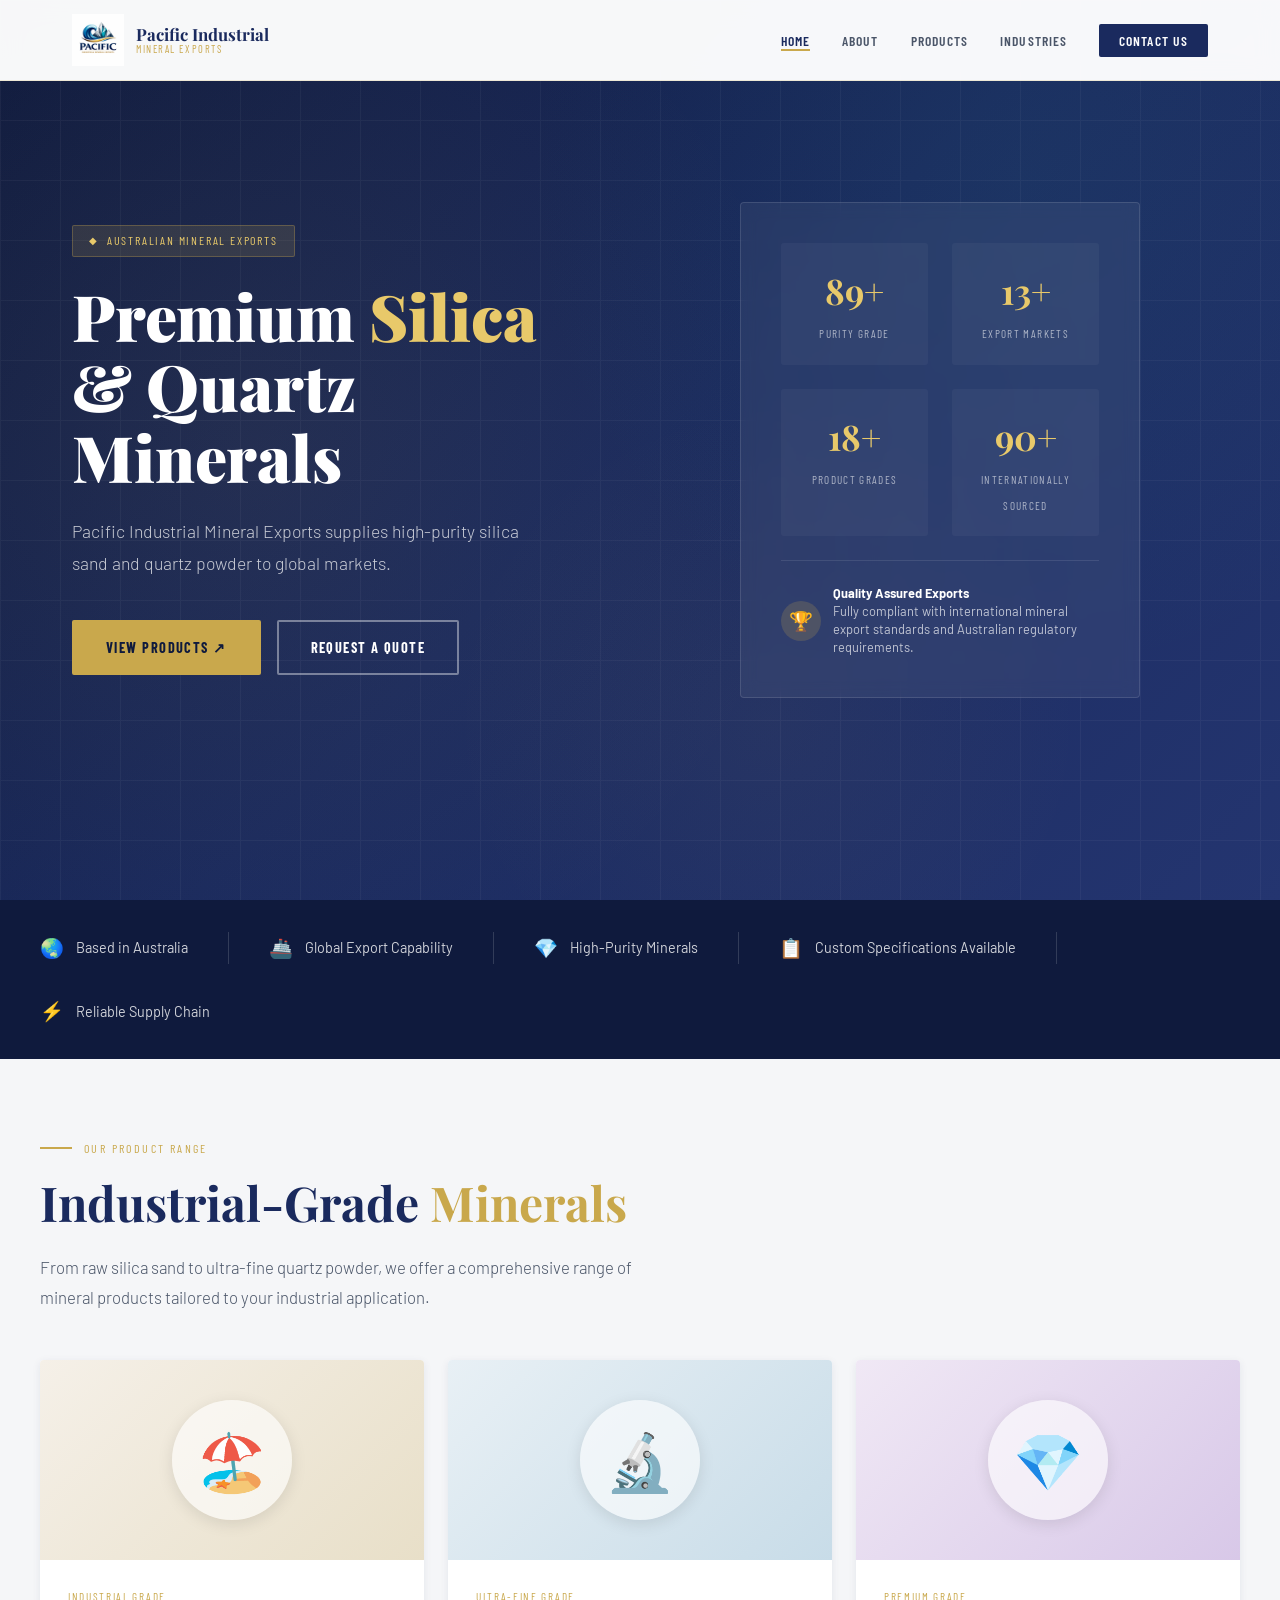
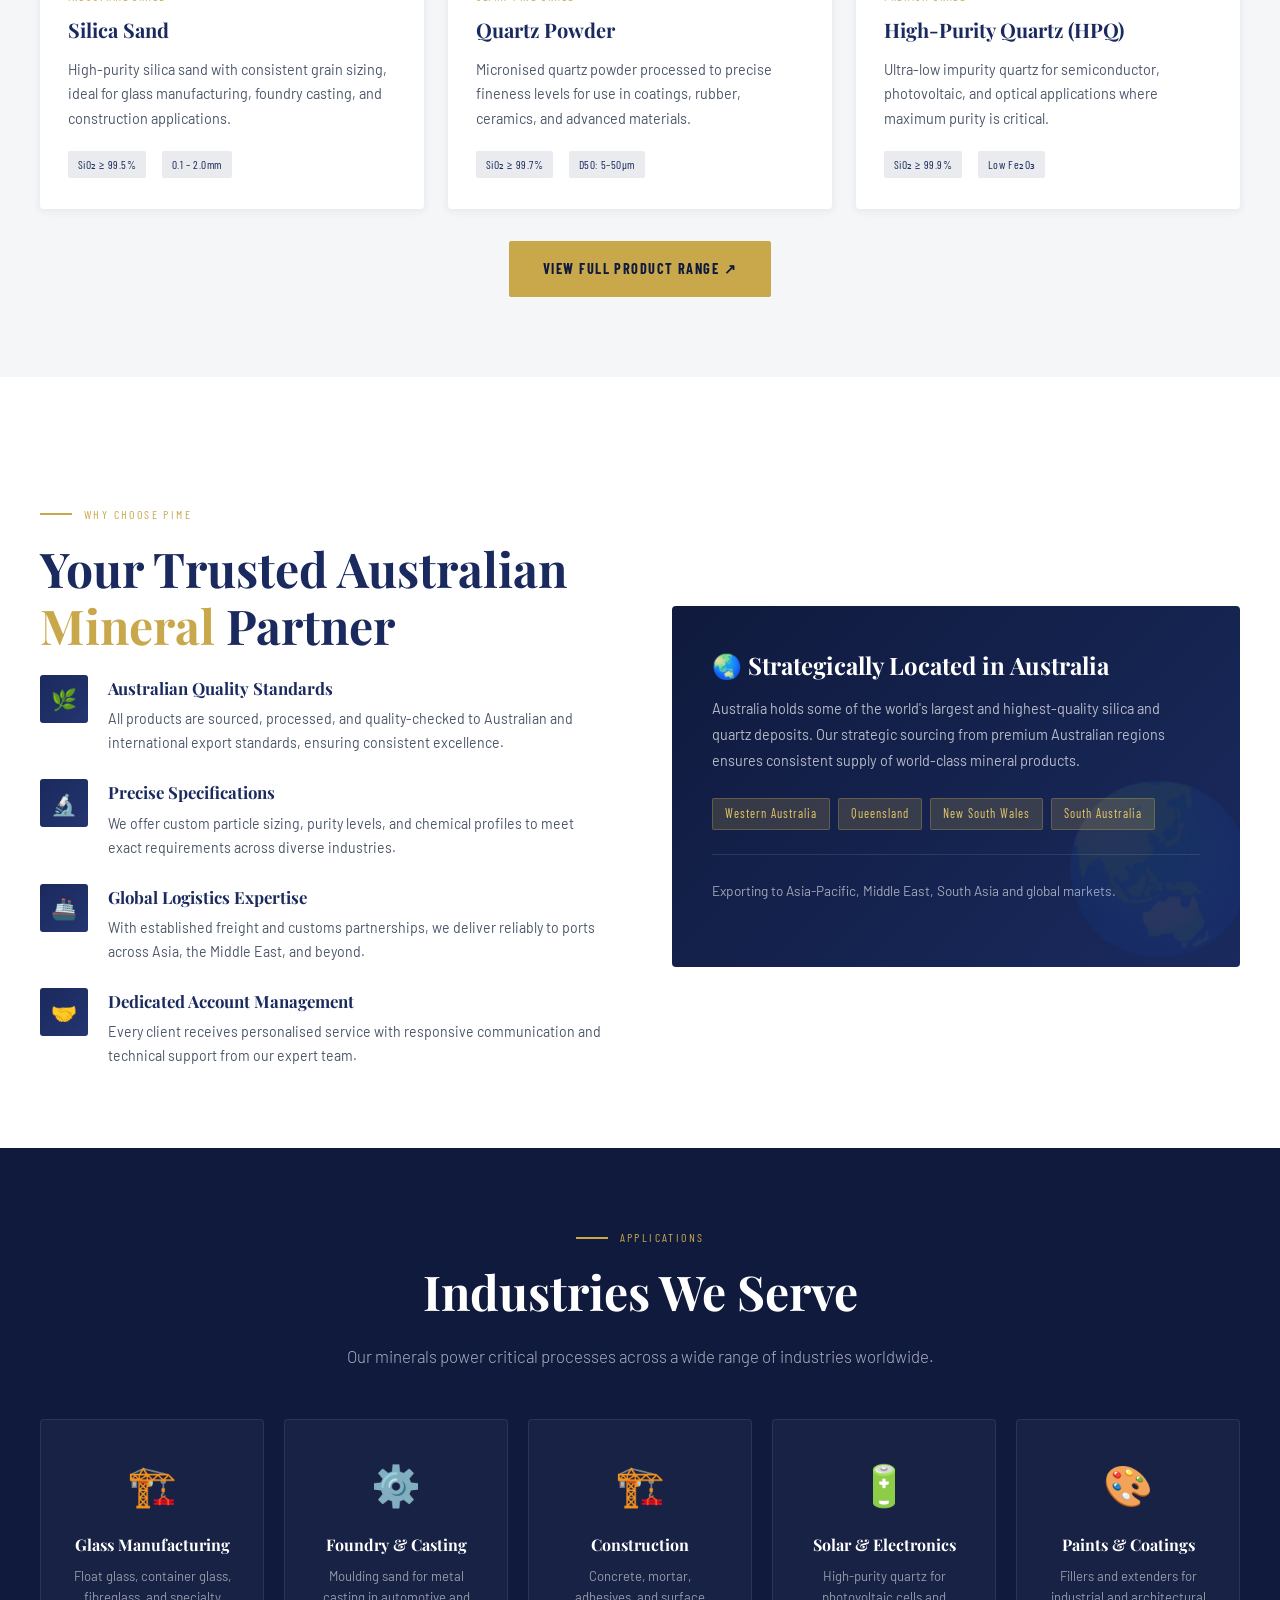
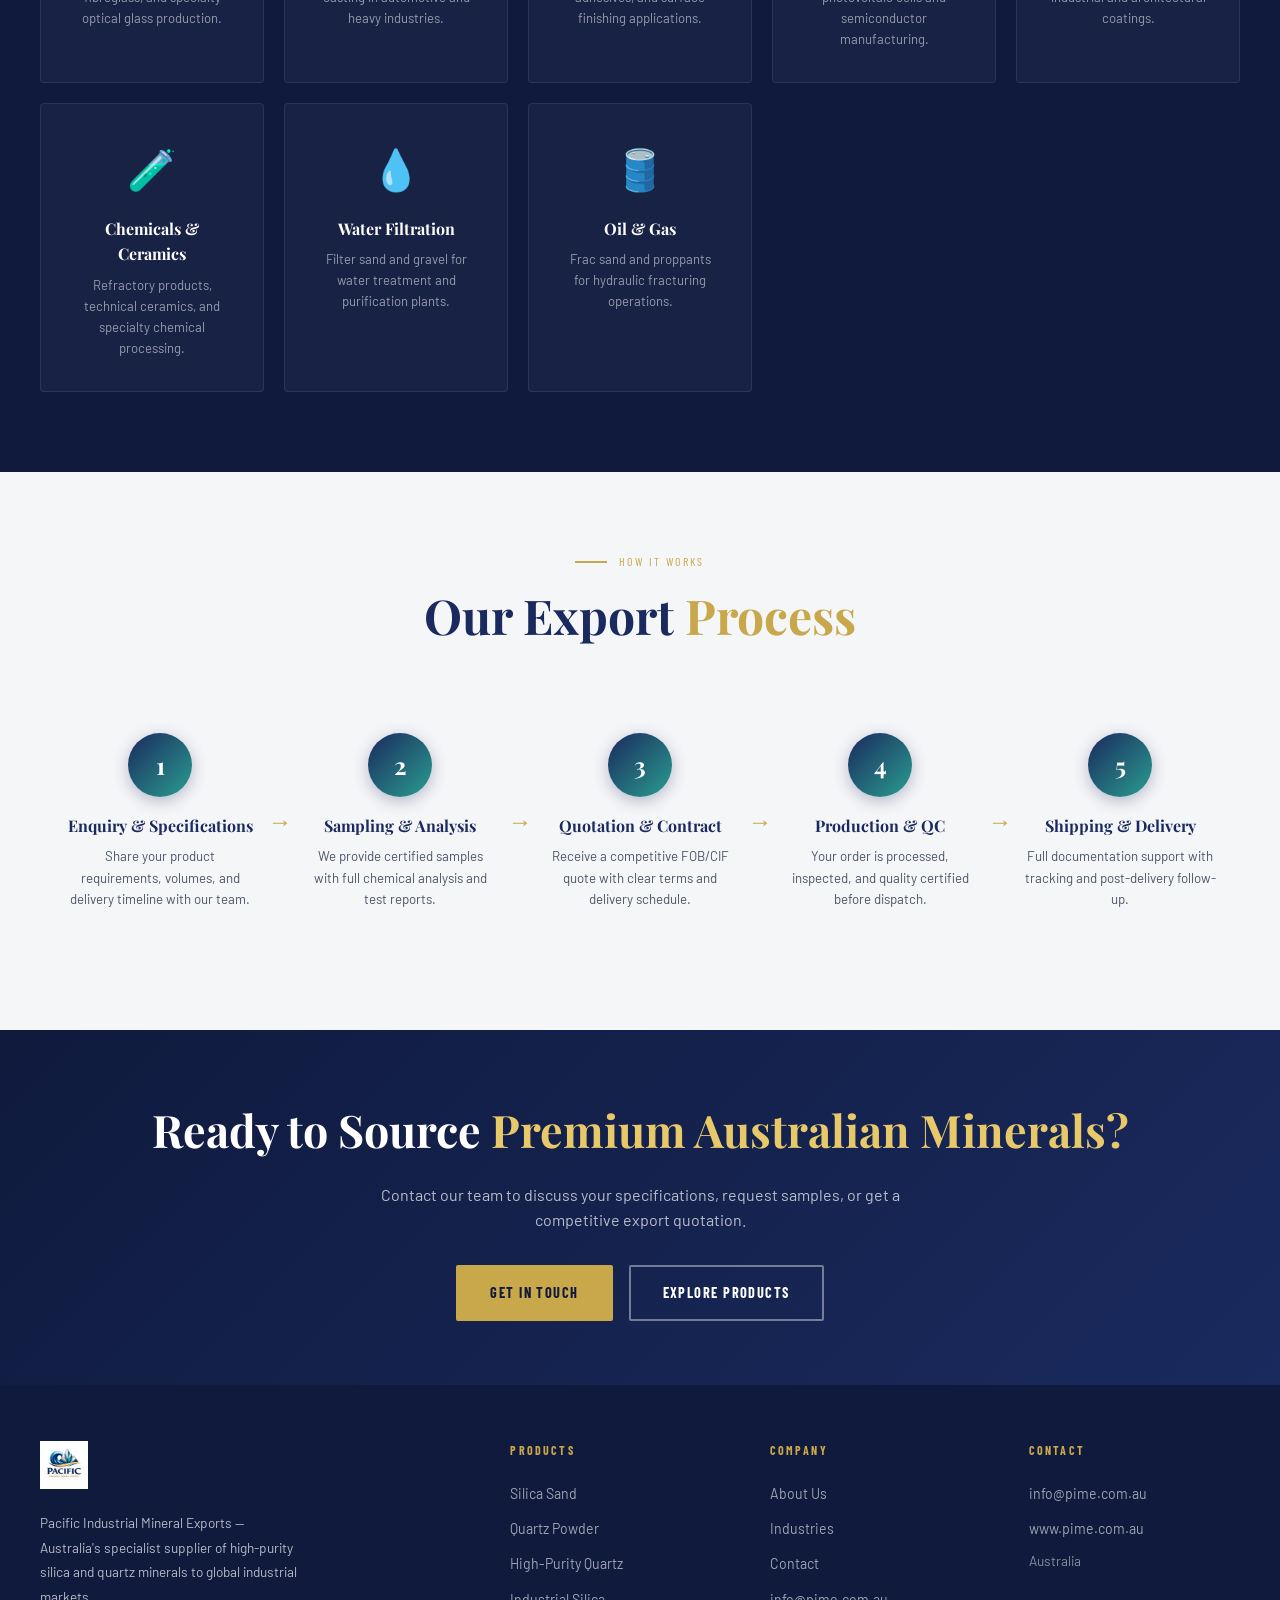
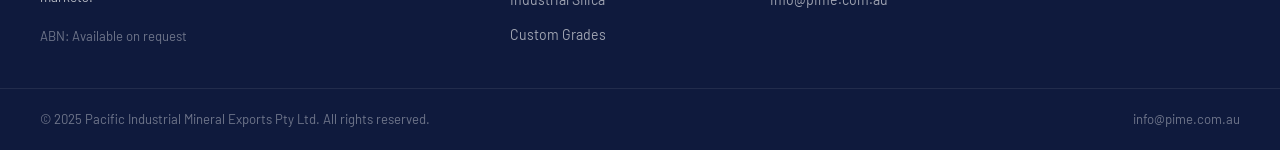
<file: index.html>
<!DOCTYPE html>
<html lang="en">
<head>
  <meta charset="UTF-8" />
  <meta name="viewport" content="width=device-width, initial-scale=1.0" />
  <title>Pacific Industrial Mineral Exports | Silica & Quartz Powder Specialists – Australia</title>
  <meta name="description" content="Australia's trusted exporter of high-purity silica sand and quartz powder. Supplying industrial-grade minerals to global markets from our Australian operations." />
  <meta name="keywords" content="silica sand Australia, quartz powder export, industrial minerals, high purity quartz, silica export Australia, PIME" />
  <meta property="og:title" content="Pacific Industrial Mineral Exports" />
  <meta property="og:description" content="Premium silica and quartz mineral exports." />
  <meta property="og:url" content="https://www.pime.com.au" />
  <link rel="canonical" href="https://www.pime.com.au" />
  <link rel="stylesheet" href="css/style.css" />
  <link rel="icon" href="images/logo.jpg" type="image/jpeg" />
</head>
<body>

<!-- NAVIGATION -->
<nav class="nav">
  <div class="nav-inner">
    <a href="index.html" class="nav-logo">
      <img src="images/logo.jpg" alt="Pacific Industrial Mineral Exports Logo" />
      <div class="nav-logo-text">
        <span class="brand">Pacific Industrial</span>
        <span class="tagline">Mineral Exports</span>
      </div>
    </a>
    <ul class="nav-links">
      <li><a href="index.html" class="active">Home</a></li>
      <li><a href="about.html">About</a></li>
      <li><a href="products.html">Products</a></li>
      <li><a href="industries.html">Industries</a></li>
      <li><a href="contact.html" class="nav-cta">Contact Us</a></li>
    </ul>
    <div class="hamburger" aria-label="Menu">
      <span></span><span></span><span></span>
    </div>
  </div>
</nav>

<!-- HERO -->
<section class="hero">
  <div class="hero-particles"></div>
  <div class="hero-grid"></div>
  <div class="hero-inner">
    <div class="hero-content">
      <div class="hero-badge">Australian Mineral Exports</div>
      <h1>Premium <em>Silica</em> &amp; Quartz Minerals</h1>
      <p>Pacific Industrial Mineral Exports supplies high-purity silica sand and quartz powder to global markets.</p>
      <div class="hero-actions">
        <a href="products.html" class="btn-primary">View Products ↗</a>
        <a href="contact.html" class="btn-outline">Request a Quote</a>
      </div>
    </div>
    <div class="hero-visual">
      <div class="hero-card">
        <div class="hero-stats">
          <div class="stat-item">
            <span class="stat-num" data-target="99">99%+</span>
            <span class="stat-label">Purity Grade</span>
          </div>
          <div class="stat-item">
            <span class="stat-num" data-target="15">15+</span>
            <span class="stat-label">Export Markets</span>
          </div>
          <div class="stat-item">
            <span class="stat-num" data-target="20">20+</span>
            <span class="stat-label">Product Grades</span>
          </div>
          <div class="stat-item">
            <span class="stat-num" data-target="100">100%</span>
            <span class="stat-label">Internationally Sourced</span>
          </div>
        </div>
        <hr class="hero-divider" />
        <div class="hero-cert">
          <div class="cert-icon">🏆</div>
          <div class="cert-text">
            <strong>Quality Assured Exports</strong>
            Fully compliant with international mineral export standards and Australian regulatory requirements.
          </div>
        </div>
      </div>
    </div>
  </div>
</section>

<!-- ABOUT STRIP -->
<div class="about-strip">
  <div class="container">
    <div class="strip-item"><span class="strip-icon">🌏</span> Based in Australia</div>
    <div class="strip-divider"></div>
    <div class="strip-item"><span class="strip-icon">🚢</span> Global Export Capability</div>
    <div class="strip-divider"></div>
    <div class="strip-item"><span class="strip-icon">💎</span> High-Purity Minerals</div>
    <div class="strip-divider"></div>
    <div class="strip-item"><span class="strip-icon">📋</span> Custom Specifications Available</div>
    <div class="strip-divider"></div>
    <div class="strip-item"><span class="strip-icon">⚡</span> Reliable Supply Chain</div>
  </div>
</div>

<!-- PRODUCTS PREVIEW -->
<section class="products">
  <div class="container">
    <div class="section-label fade-up">Our Product Range</div>
    <h2 class="section-title fade-up">Industrial-Grade <em>Minerals</em></h2>
    <p class="section-intro fade-up">From raw silica sand to ultra-fine quartz powder, we offer a comprehensive range of mineral products tailored to your industrial application.</p>
    
    <div class="products-grid">
      <div class="product-card fade-up">
        <div class="product-img silica-sand">
          <div class="mineral-visual">🏖️</div>
        </div>
        <div class="product-body">
          <div class="product-grade">Industrial Grade</div>
          <h3>Silica Sand</h3>
          <p>High-purity silica sand with consistent grain sizing, ideal for glass manufacturing, foundry casting, and construction applications.</p>
          <div class="product-specs">
            <span class="spec-tag">SiO₂ ≥ 99.5%</span>
            <span class="spec-tag">0.1 – 2.0mm</span>
          </div>
        </div>
      </div>

      <div class="product-card fade-up">
        <div class="product-img quartz-powder">
          <div class="mineral-visual">🔬</div>
        </div>
        <div class="product-body">
          <div class="product-grade">Ultra-Fine Grade</div>
          <h3>Quartz Powder</h3>
          <p>Micronised quartz powder processed to precise fineness levels for use in coatings, rubber, ceramics, and advanced materials.</p>
          <div class="product-specs">
            <span class="spec-tag">SiO₂ ≥ 99.7%</span>
            <span class="spec-tag">D50: 5–50µm</span>
          </div>
        </div>
      </div>

      <div class="product-card fade-up">
        <div class="product-img hpq">
          <div class="mineral-visual">💎</div>
        </div>
        <div class="product-body">
          <div class="product-grade">Premium Grade</div>
          <h3>High-Purity Quartz (HPQ)</h3>
          <p>Ultra-low impurity quartz for semiconductor, photovoltaic, and optical applications where maximum purity is critical.</p>
          <div class="product-specs">
            <span class="spec-tag">SiO₂ ≥ 99.9%</span>
            <span class="spec-tag">Low Fe₂O₃</span>
          </div>
        </div>
      </div>
    </div>

    <div class="text-center mt-2 fade-up">
      <a href="products.html" class="btn-primary" style="display:inline-flex;">View Full Product Range ↗</a>
    </div>
  </div>
</section>

<!-- WHY US -->
<section style="padding: 5rem 2rem;">
  <div class="container">
    <div class="why-grid">
      <div>
        <div class="section-label fade-up">Why Choose PIME</div>
        <h2 class="section-title fade-up">Your Trusted Australian <em>Mineral</em> Partner</h2>
        <div class="why-list">
          <div class="why-item fade-up">
            <div class="why-icon-wrap">🌿</div>
            <div class="why-text">
              <h4>Australian Quality Standards</h4>
              <p>All products are sourced, processed, and quality-checked to Australian and international export standards, ensuring consistent excellence.</p>
            </div>
          </div>
          <div class="why-item fade-up">
            <div class="why-icon-wrap">🔬</div>
            <div class="why-text">
              <h4>Precise Specifications</h4>
              <p>We offer custom particle sizing, purity levels, and chemical profiles to meet exact requirements across diverse industries.</p>
            </div>
          </div>
          <div class="why-item fade-up">
            <div class="why-icon-wrap">🚢</div>
            <div class="why-text">
              <h4>Global Logistics Expertise</h4>
              <p>With established freight and customs partnerships, we deliver reliably to ports across Asia, the Middle East, and beyond.</p>
            </div>
          </div>
          <div class="why-item fade-up">
            <div class="why-icon-wrap">🤝</div>
            <div class="why-text">
              <h4>Dedicated Account Management</h4>
              <p>Every client receives personalised service with responsive communication and technical support from our expert team.</p>
            </div>
          </div>
        </div>
      </div>
      <div class="why-image-block fade-up">
        <div class="australia-card">
          <h3>🌏 Strategically Located in Australia</h3>
          <p>Australia holds some of the world's largest and highest-quality silica and quartz deposits. Our strategic sourcing from premium Australian regions ensures consistent supply of world-class mineral products.</p>
          <div class="regions">
            <span class="region-tag">Western Australia</span>
            <span class="region-tag">Queensland</span>
            <span class="region-tag">New South Wales</span>
            <span class="region-tag">South Australia</span>
          </div>
          <hr style="border:none;border-top:1px solid rgba(255,255,255,0.1);margin:1.5rem 0;" />
          <p style="font-size:0.85rem;color:rgba(255,255,255,0.6);">Exporting to Asia-Pacific, Middle East, South Asia and global markets.</p>
        </div>
      </div>
    </div>
  </div>
</section>

<!-- APPLICATIONS -->
<section class="applications">
  <div class="container">
    <div class="text-center">
      <div class="section-label fade-up" style="justify-content:center;">Applications</div>
      <h2 class="section-title fade-up">Industries We Serve</h2>
      <p class="section-intro fade-up" style="margin:0 auto;">Our minerals power critical processes across a wide range of industries worldwide.</p>
    </div>
    <div class="app-grid">
      <div class="app-card fade-up">
        <span class="app-icon">🏗️</span>
        <h4>Glass Manufacturing</h4>
        <p>Float glass, container glass, fibreglass, and specialty optical glass production.</p>
      </div>
      <div class="app-card fade-up">
        <span class="app-icon">⚙️</span>
        <h4>Foundry & Casting</h4>
        <p>Moulding sand for metal casting in automotive and heavy industries.</p>
      </div>
      <div class="app-card fade-up">
        <span class="app-icon">🏗️</span>
        <h4>Construction</h4>
        <p>Concrete, mortar, adhesives, and surface finishing applications.</p>
      </div>
      <div class="app-card fade-up">
        <span class="app-icon">🔋</span>
        <h4>Solar & Electronics</h4>
        <p>High-purity quartz for photovoltaic cells and semiconductor manufacturing.</p>
      </div>
      <div class="app-card fade-up">
        <span class="app-icon">🎨</span>
        <h4>Paints & Coatings</h4>
        <p>Fillers and extenders for industrial and architectural coatings.</p>
      </div>
      <div class="app-card fade-up">
        <span class="app-icon">🧪</span>
        <h4>Chemicals & Ceramics</h4>
        <p>Refractory products, technical ceramics, and specialty chemical processing.</p>
      </div>
      <div class="app-card fade-up">
        <span class="app-icon">💧</span>
        <h4>Water Filtration</h4>
        <p>Filter sand and gravel for water treatment and purification plants.</p>
      </div>
      <div class="app-card fade-up">
        <span class="app-icon">🛢️</span>
        <h4>Oil & Gas</h4>
        <p>Frac sand and proppants for hydraulic fracturing operations.</p>
      </div>
    </div>
  </div>
</section>

<!-- PROCESS -->
<section style="padding: 5rem 2rem; background: var(--off-white);">
  <div class="container">
    <div class="text-center">
      <div class="section-label fade-up" style="justify-content:center;">How It Works</div>
      <h2 class="section-title fade-up">Our Export <em>Process</em></h2>
    </div>
    <div class="process-steps">
      <div class="process-step fade-up">
        <div class="step-num">1</div>
        <h4>Enquiry & Specifications</h4>
        <p>Share your product requirements, volumes, and delivery timeline with our team.</p>
      </div>
      <div class="process-step fade-up">
        <div class="step-num">2</div>
        <h4>Sampling & Analysis</h4>
        <p>We provide certified samples with full chemical analysis and test reports.</p>
      </div>
      <div class="process-step fade-up">
        <div class="step-num">3</div>
        <h4>Quotation & Contract</h4>
        <p>Receive a competitive FOB/CIF quote with clear terms and delivery schedule.</p>
      </div>
      <div class="process-step fade-up">
        <div class="step-num">4</div>
        <h4>Production & QC</h4>
        <p>Your order is processed, inspected, and quality certified before dispatch.</p>
      </div>
      <div class="process-step fade-up">
        <div class="step-num">5</div>
        <h4>Shipping & Delivery</h4>
        <p>Full documentation support with tracking and post-delivery follow-up.</p>
      </div>
    </div>
  </div>
</section>

<!-- CTA BAND -->
<section style="background: linear-gradient(135deg, var(--navy-dark), var(--navy)); padding: 4rem 2rem; text-align: center;">
  <div class="container">
    <h2 class="fade-up" style="font-family:'Playfair Display',serif;color:var(--white);font-size:clamp(1.8rem,4vw,2.8rem);margin-bottom:1rem;">Ready to Source <span style="color:var(--gold-light);">Premium Australian Minerals?</span></h2>
    <p class="fade-up" style="color:rgba(255,255,255,0.7);font-size:1rem;margin-bottom:2rem;max-width:520px;margin-left:auto;margin-right:auto;">Contact our team to discuss your specifications, request samples, or get a competitive export quotation.</p>
    <div class="fade-up" style="display:flex;gap:1rem;justify-content:center;flex-wrap:wrap;">
      <a href="contact.html" class="btn-primary">Get in Touch</a>
      <a href="products.html" class="btn-outline">Explore Products</a>
    </div>
  </div>
</section>

<!-- FOOTER -->
<footer>
  <div class="footer-top">
    <div class="footer-grid">
      <div class="footer-brand">
        <img src="images/logo.jpg" alt="PIME Logo" />
        <p>Pacific Industrial Mineral Exports — Australia's specialist supplier of high-purity silica and quartz minerals to global industrial markets.</p>
        <p style="margin-top:1rem;font-size:0.82rem;color:rgba(255,255,255,0.4);">ABN: Available on request</p>
      </div>
      <div class="footer-col">
        <h5>Products</h5>
        <ul>
          <li><a href="products.html#silica-sand">Silica Sand</a></li>
          <li><a href="products.html#quartz-powder">Quartz Powder</a></li>
          <li><a href="products.html#hpq">High-Purity Quartz</a></li>
          <li><a href="products.html#industrial">Industrial Silica</a></li>
          <li><a href="products.html#custom">Custom Grades</a></li>
        </ul>
      </div>
      <div class="footer-col">
        <h5>Company</h5>
        <ul>
          <li><a href="about.html">About Us</a></li>
          <li><a href="industries.html">Industries</a></li>
          <li><a href="contact.html">Contact</a></li>
          <li><a href="mailto:info@pime.com.au">info@pime.com.au</a></li>
        </ul>
      </div>
      <div class="footer-col">
        <h5>Contact</h5>
        <ul>
          <li><a href="mailto:info@pime.com.au">info@pime.com.au</a></li>
          <li><a href="https://www.pime.com.au">www.pime.com.au</a></li>
          <li style="color:rgba(255,255,255,0.5);font-size:0.85rem;">Australia</li>
        </ul>
      </div>
    </div>
  </div>
  <div class="footer-bottom">
    <div class="container">
      <p>© 2025 Pacific Industrial Mineral Exports Pty Ltd. All rights reserved.</p>
      <p><a href="mailto:info@pime.com.au">info@pime.com.au</a></p>
    </div>
  </div>
</footer>

<script src="js/main.js"></script>
</body>
</html>
</file>
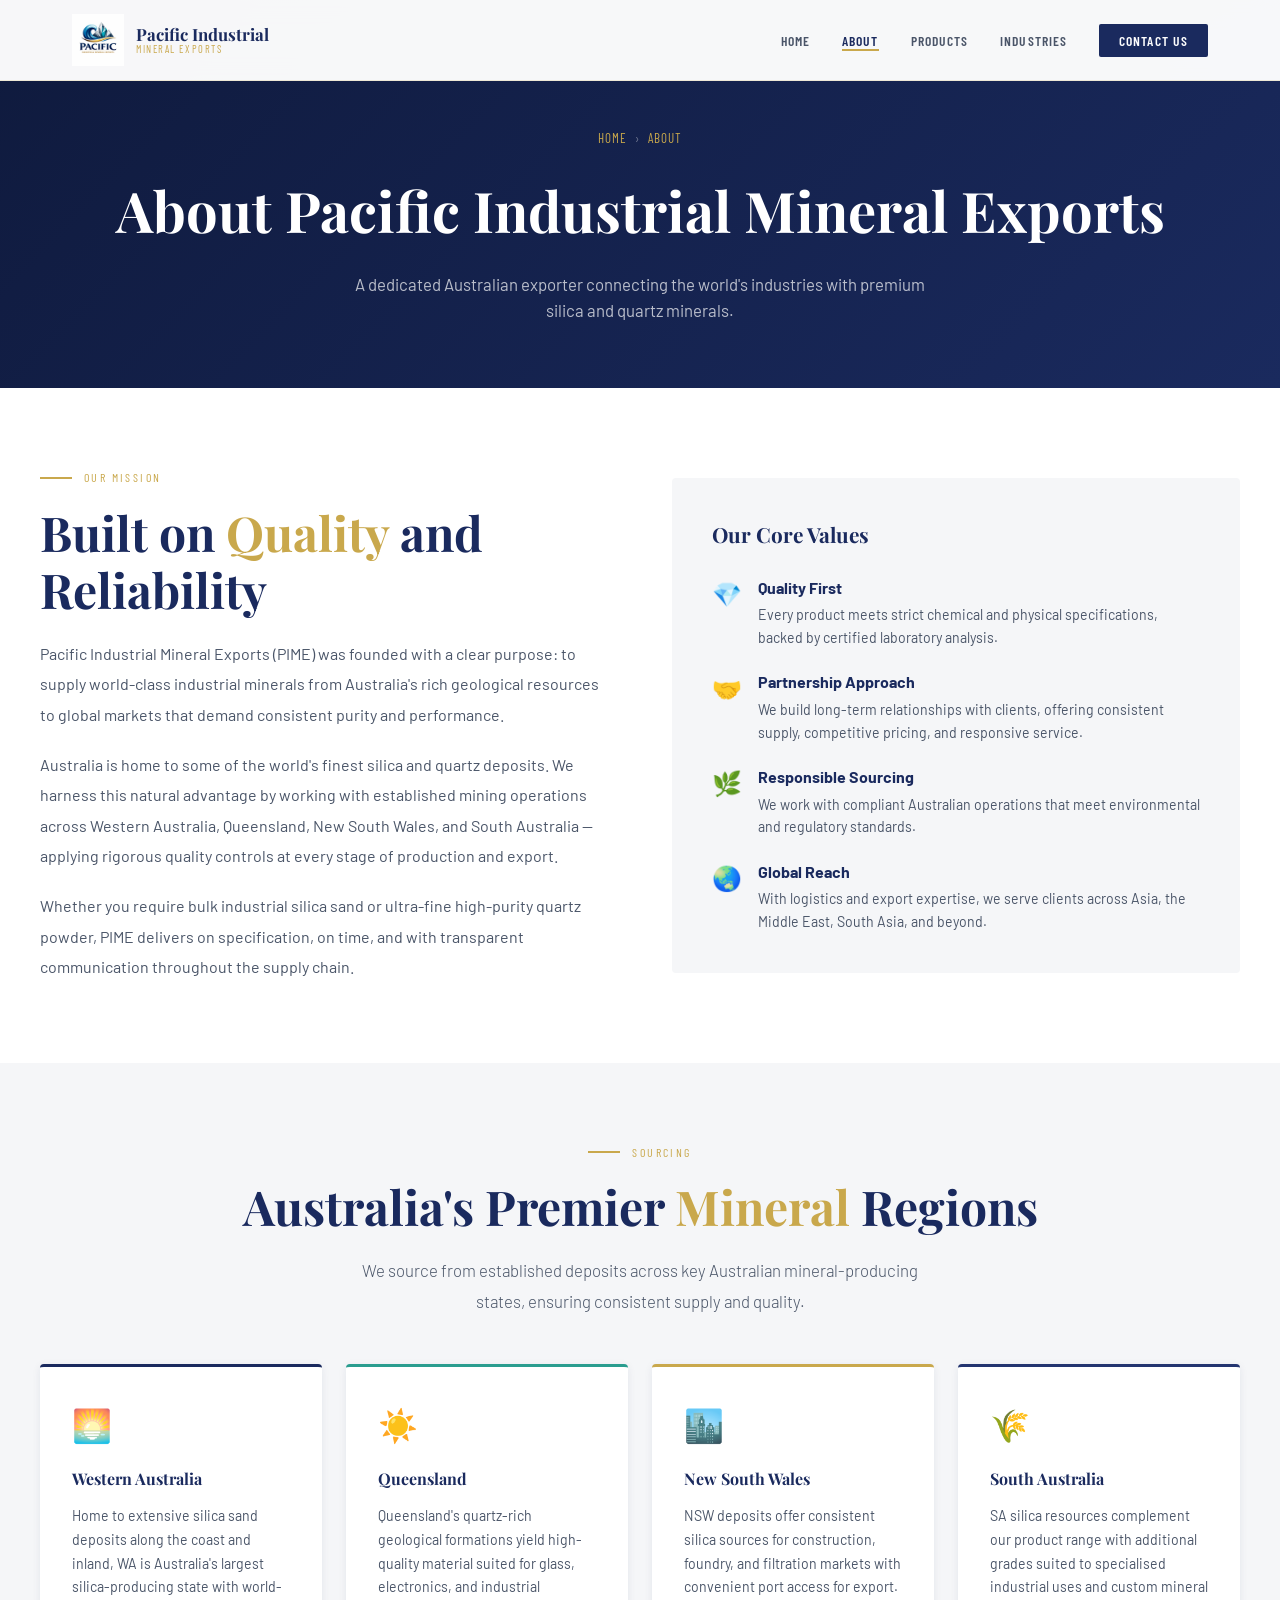
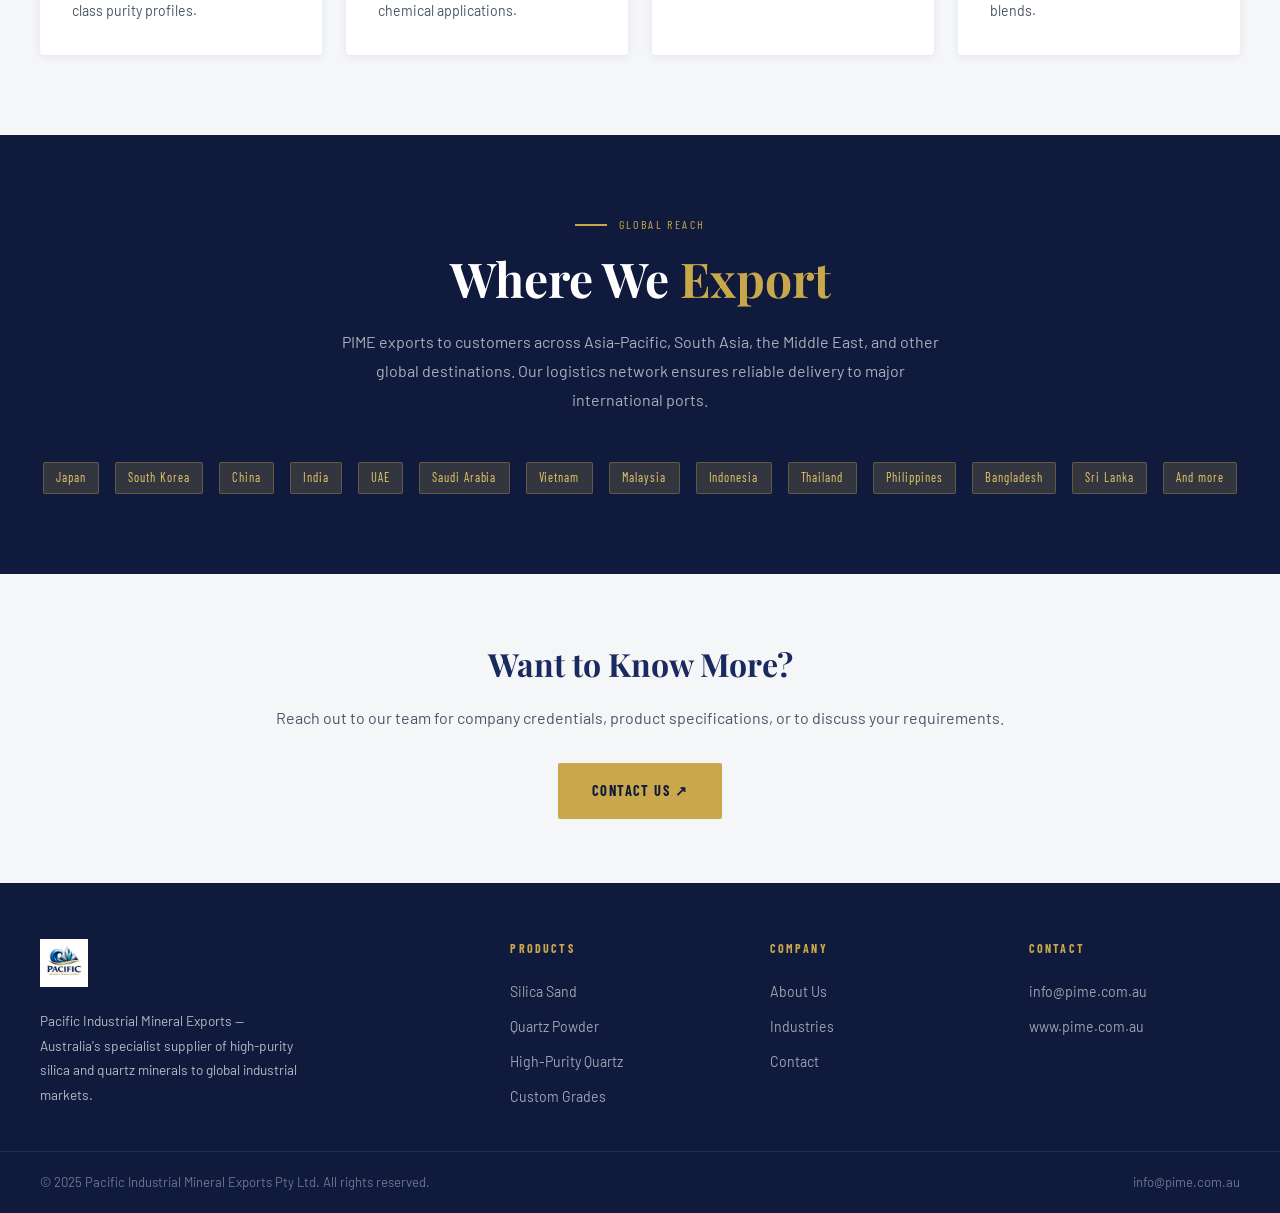
<file: about.html>
<!DOCTYPE html>
<html lang="en">
<head>
  <meta charset="UTF-8" />
  <meta name="viewport" content="width=device-width, initial-scale=1.0" />
  <title>About Us | Pacific Industrial Mineral Exports</title>
  <meta name="description" content="Learn about Pacific Industrial Mineral Exports – Australia's trusted silica and quartz mineral exporter, our mission, values, and sourcing regions." />
  <link rel="stylesheet" href="css/style.css" />
  <link rel="icon" href="images/logo.jpg" type="image/jpeg" />
</head>
<body>

<nav class="nav">
  <div class="nav-inner">
    <a href="index.html" class="nav-logo">
      <img src="images/logo.jpg" alt="Pacific Industrial Mineral Exports Logo" />
      <div class="nav-logo-text">
        <span class="brand">Pacific Industrial</span>
        <span class="tagline">Mineral Exports</span>
      </div>
    </a>
    <ul class="nav-links">
      <li><a href="index.html">Home</a></li>
      <li><a href="about.html" class="active">About</a></li>
      <li><a href="products.html">Products</a></li>
      <li><a href="industries.html">Industries</a></li>
      <li><a href="contact.html" class="nav-cta">Contact Us</a></li>
    </ul>
    <div class="hamburger"><span></span><span></span><span></span></div>
  </div>
</nav>

<!-- PAGE HERO -->
<div class="page-hero">
  <div class="breadcrumb"><a href="index.html">Home</a><span>›</span><span style="color:var(--gold)">About</span></div>
  <h1>About Pacific Industrial Mineral Exports</h1>
  <p>A dedicated Australian exporter connecting the world's industries with premium silica and quartz minerals.</p>
</div>

<!-- MISSION -->
<section style="padding:5rem 2rem;">
  <div class="container">
    <div style="display:grid;grid-template-columns:1fr 1fr;gap:4rem;align-items:center;">
      <div>
        <div class="section-label fade-up">Our Mission</div>
        <h2 class="section-title fade-up">Built on <em>Quality</em> and Reliability</h2>
        <p class="fade-up" style="font-size:1rem;color:var(--text-mid);line-height:1.9;margin-bottom:1.25rem;">
          Pacific Industrial Mineral Exports (PIME) was founded with a clear purpose: to supply world-class industrial minerals from Australia's rich geological resources to global markets that demand consistent purity and performance.
        </p>
        <p class="fade-up" style="font-size:1rem;color:var(--text-mid);line-height:1.9;margin-bottom:1.25rem;">
          Australia is home to some of the world's finest silica and quartz deposits. We harness this natural advantage by working with established mining operations across Western Australia, Queensland, New South Wales, and South Australia — applying rigorous quality controls at every stage of production and export.
        </p>
        <p class="fade-up" style="font-size:1rem;color:var(--text-mid);line-height:1.9;">
          Whether you require bulk industrial silica sand or ultra-fine high-purity quartz powder, PIME delivers on specification, on time, and with transparent communication throughout the supply chain.
        </p>
      </div>
      <div class="fade-up">
        <div style="background:var(--off-white);border-radius:4px;padding:2.5rem;">
          <h3 style="font-family:'Playfair Display',serif;color:var(--navy);font-size:1.3rem;margin-bottom:1.5rem;">Our Core Values</h3>
          <div style="display:flex;flex-direction:column;gap:1.25rem;">
            <div style="display:flex;gap:1rem;align-items:flex-start;">
              <span style="font-size:1.5rem;flex-shrink:0;">💎</span>
              <div>
                <strong style="color:var(--navy);display:block;margin-bottom:0.25rem;">Quality First</strong>
                <p style="font-size:0.88rem;color:var(--text-mid);line-height:1.6;">Every product meets strict chemical and physical specifications, backed by certified laboratory analysis.</p>
              </div>
            </div>
            <div style="display:flex;gap:1rem;align-items:flex-start;">
              <span style="font-size:1.5rem;flex-shrink:0;">🤝</span>
              <div>
                <strong style="color:var(--navy);display:block;margin-bottom:0.25rem;">Partnership Approach</strong>
                <p style="font-size:0.88rem;color:var(--text-mid);line-height:1.6;">We build long-term relationships with clients, offering consistent supply, competitive pricing, and responsive service.</p>
              </div>
            </div>
            <div style="display:flex;gap:1rem;align-items:flex-start;">
              <span style="font-size:1.5rem;flex-shrink:0;">🌿</span>
              <div>
                <strong style="color:var(--navy);display:block;margin-bottom:0.25rem;">Responsible Sourcing</strong>
                <p style="font-size:0.88rem;color:var(--text-mid);line-height:1.6;">We work with compliant Australian operations that meet environmental and regulatory standards.</p>
              </div>
            </div>
            <div style="display:flex;gap:1rem;align-items:flex-start;">
              <span style="font-size:1.5rem;flex-shrink:0;">🌏</span>
              <div>
                <strong style="color:var(--navy);display:block;margin-bottom:0.25rem;">Global Reach</strong>
                <p style="font-size:0.88rem;color:var(--text-mid);line-height:1.6;">With logistics and export expertise, we serve clients across Asia, the Middle East, South Asia, and beyond.</p>
              </div>
            </div>
          </div>
        </div>
      </div>
    </div>
  </div>
</section>

<!-- SOURCING REGIONS -->
<section style="background:var(--off-white);padding:5rem 2rem;">
  <div class="container">
    <div class="text-center">
      <div class="section-label fade-up" style="justify-content:center;">Sourcing</div>
      <h2 class="section-title fade-up">Australia's Premier <em>Mineral</em> Regions</h2>
      <p class="section-intro fade-up" style="margin:0 auto 3rem;">We source from established deposits across key Australian mineral-producing states, ensuring consistent supply and quality.</p>
    </div>
    <div style="display:grid;grid-template-columns:repeat(auto-fit,minmax(250px,1fr));gap:1.5rem;">
      <div class="fade-up" style="background:var(--white);border-radius:4px;padding:2rem;box-shadow:var(--shadow-sm);border-top:3px solid var(--navy);">
        <div style="font-size:2rem;margin-bottom:1rem;">🌅</div>
        <h4 style="font-family:'Playfair Display',serif;color:var(--navy);margin-bottom:0.75rem;">Western Australia</h4>
        <p style="font-size:0.88rem;color:var(--text-mid);line-height:1.7;">Home to extensive silica sand deposits along the coast and inland, WA is Australia's largest silica-producing state with world-class purity profiles.</p>
      </div>
      <div class="fade-up" style="background:var(--white);border-radius:4px;padding:2rem;box-shadow:var(--shadow-sm);border-top:3px solid var(--teal);">
        <div style="font-size:2rem;margin-bottom:1rem;">☀️</div>
        <h4 style="font-family:'Playfair Display',serif;color:var(--navy);margin-bottom:0.75rem;">Queensland</h4>
        <p style="font-size:0.88rem;color:var(--text-mid);line-height:1.7;">Queensland's quartz-rich geological formations yield high-quality material suited for glass, electronics, and industrial chemical applications.</p>
      </div>
      <div class="fade-up" style="background:var(--white);border-radius:4px;padding:2rem;box-shadow:var(--shadow-sm);border-top:3px solid var(--gold);">
        <div style="font-size:2rem;margin-bottom:1rem;">🏙️</div>
        <h4 style="font-family:'Playfair Display',serif;color:var(--navy);margin-bottom:0.75rem;">New South Wales</h4>
        <p style="font-size:0.88rem;color:var(--text-mid);line-height:1.7;">NSW deposits offer consistent silica sources for construction, foundry, and filtration markets with convenient port access for export.</p>
      </div>
      <div class="fade-up" style="background:var(--white);border-radius:4px;padding:2rem;box-shadow:var(--shadow-sm);border-top:3px solid var(--navy-light);">
        <div style="font-size:2rem;margin-bottom:1rem;">🌾</div>
        <h4 style="font-family:'Playfair Display',serif;color:var(--navy);margin-bottom:0.75rem;">South Australia</h4>
        <p style="font-size:0.88rem;color:var(--text-mid);line-height:1.7;">SA silica resources complement our product range with additional grades suited to specialised industrial uses and custom mineral blends.</p>
      </div>
    </div>
  </div>
</section>

<!-- EXPORT MARKETS -->
<section style="background:var(--navy-dark);padding:5rem 2rem;">
  <div class="container text-center">
    <div class="section-label fade-up" style="justify-content:center;color:var(--gold);">Global Reach</div>
    <h2 class="section-title fade-up" style="color:var(--white);">Where We <em>Export</em></h2>
    <p class="fade-up" style="color:rgba(255,255,255,0.65);font-size:1rem;max-width:600px;margin:0 auto 3rem;line-height:1.8;">PIME exports to customers across Asia-Pacific, South Asia, the Middle East, and other global destinations. Our logistics network ensures reliable delivery to major international ports.</p>
    <div style="display:flex;flex-wrap:wrap;gap:1rem;justify-content:center;" class="fade-up">
      <span class="region-tag">Japan</span>
      <span class="region-tag">South Korea</span>
      <span class="region-tag">China</span>
      <span class="region-tag">India</span>
      <span class="region-tag">UAE</span>
      <span class="region-tag">Saudi Arabia</span>
      <span class="region-tag">Vietnam</span>
      <span class="region-tag">Malaysia</span>
      <span class="region-tag">Indonesia</span>
      <span class="region-tag">Thailand</span>
      <span class="region-tag">Philippines</span>
      <span class="region-tag">Bangladesh</span>
      <span class="region-tag">Sri Lanka</span>
      <span class="region-tag">And more</span>
    </div>
  </div>
</section>

<!-- CTA -->
<section style="padding:4rem 2rem;text-align:center;background:var(--off-white);">
  <div class="container">
    <h2 class="fade-up" style="font-family:'Playfair Display',serif;color:var(--navy);font-size:2rem;margin-bottom:1rem;">Want to Know More?</h2>
    <p class="fade-up" style="color:var(--text-mid);margin-bottom:2rem;">Reach out to our team for company credentials, product specifications, or to discuss your requirements.</p>
    <a href="contact.html" class="btn-primary fade-up">Contact Us ↗</a>
  </div>
</section>

<footer>
  <div class="footer-top">
    <div class="footer-grid">
      <div class="footer-brand">
        <img src="images/logo.jpg" alt="PIME Logo" />
        <p>Pacific Industrial Mineral Exports — Australia's specialist supplier of high-purity silica and quartz minerals to global industrial markets.</p>
      </div>
      <div class="footer-col">
        <h5>Products</h5>
        <ul>
          <li><a href="products.html#silica-sand">Silica Sand</a></li>
          <li><a href="products.html#quartz-powder">Quartz Powder</a></li>
          <li><a href="products.html#hpq">High-Purity Quartz</a></li>
          <li><a href="products.html#custom">Custom Grades</a></li>
        </ul>
      </div>
      <div class="footer-col">
        <h5>Company</h5>
        <ul>
          <li><a href="about.html">About Us</a></li>
          <li><a href="industries.html">Industries</a></li>
          <li><a href="contact.html">Contact</a></li>
        </ul>
      </div>
      <div class="footer-col">
        <h5>Contact</h5>
        <ul>
          <li><a href="mailto:info@pime.com.au">info@pime.com.au</a></li>
          <li><a href="https://www.pime.com.au">www.pime.com.au</a></li>
        </ul>
      </div>
    </div>
  </div>
  <div class="footer-bottom">
    <div class="container">
      <p>© 2025 Pacific Industrial Mineral Exports Pty Ltd. All rights reserved.</p>
      <p><a href="mailto:info@pime.com.au">info@pime.com.au</a></p>
    </div>
  </div>
</footer>

<script src="js/main.js"></script>
</body>
</html>
</file>
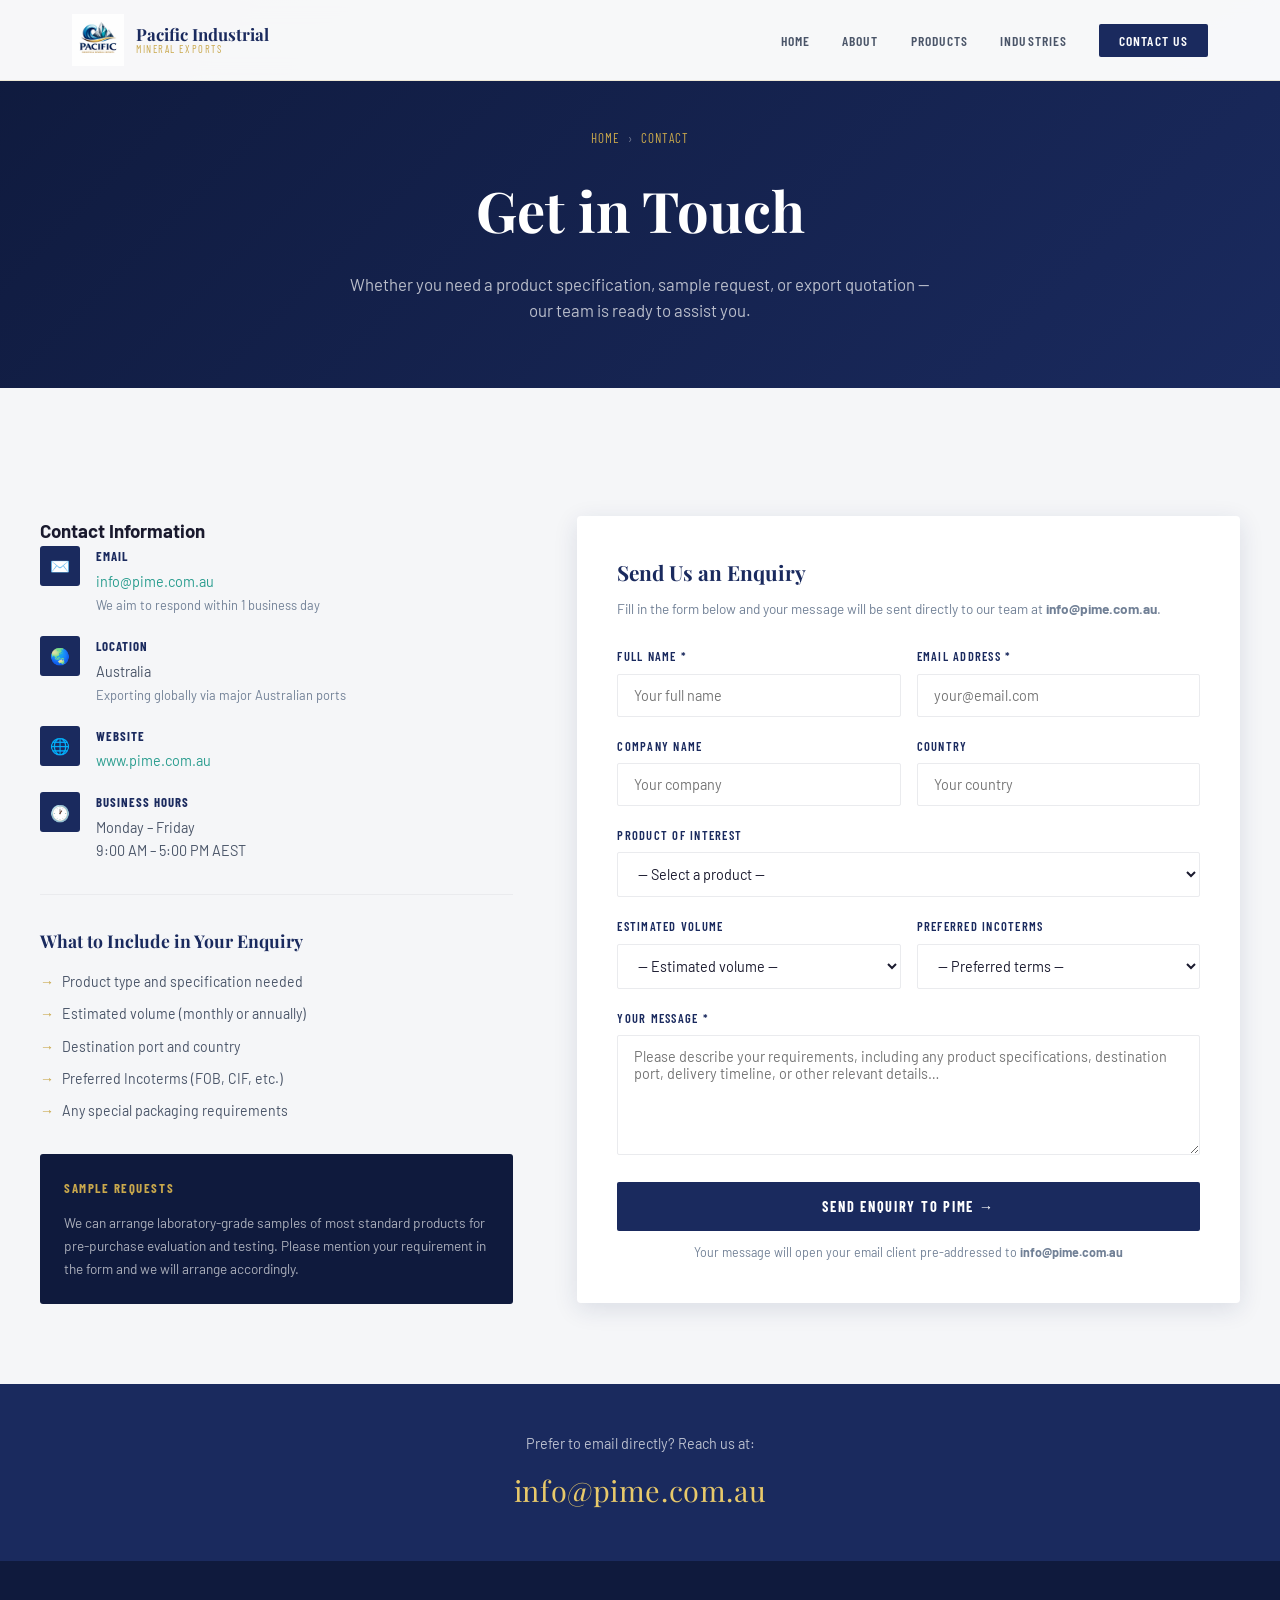
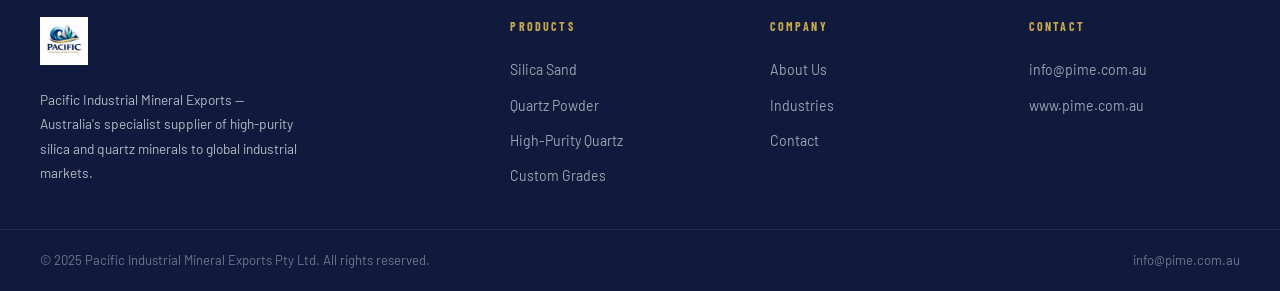
<file: contact.html>
<!DOCTYPE html>
<html lang="en">
<head>
  <meta charset="UTF-8" />
  <meta name="viewport" content="width=device-width, initial-scale=1.0" />
  <title>Contact Us | Pacific Industrial Mineral Exports</title>
  <meta name="description" content="Get in touch with Pacific Industrial Mineral Exports for product enquiries, samples, export quotations, and more. Email: info@pime.com.au" />
  <link rel="stylesheet" href="css/style.css" />
  <link rel="icon" href="images/logo.jpg" type="image/jpeg" />
</head>
<body>

<nav class="nav">
  <div class="nav-inner">
    <a href="index.html" class="nav-logo">
      <img src="images/logo.jpg" alt="Pacific Industrial Mineral Exports Logo" />
      <div class="nav-logo-text">
        <span class="brand">Pacific Industrial</span>
        <span class="tagline">Mineral Exports</span>
      </div>
    </a>
    <ul class="nav-links">
      <li><a href="index.html">Home</a></li>
      <li><a href="about.html">About</a></li>
      <li><a href="products.html">Products</a></li>
      <li><a href="industries.html">Industries</a></li>
      <li><a href="contact.html" class="nav-cta active">Contact Us</a></li>
    </ul>
    <div class="hamburger"><span></span><span></span><span></span></div>
  </div>
</nav>

<div class="page-hero">
  <div class="breadcrumb"><a href="index.html">Home</a><span>›</span><span style="color:var(--gold)">Contact</span></div>
  <h1>Get in Touch</h1>
  <p>Whether you need a product specification, sample request, or export quotation — our team is ready to assist you.</p>
</div>

<!-- CONTACT -->
<section class="contact">
  <div class="container">
    <div class="contact-grid">
      
      <!-- Info -->
      <div>
        <h3 class="fade-up">Contact Information</h3>

        <div class="contact-detail fade-up">
          <div class="contact-icon">✉️</div>
          <div class="contact-text">
            <strong>Email</strong>
            <a href="mailto:info@pime.com.au">info@pime.com.au</a>
            <br /><span style="font-size:0.8rem;color:var(--text-light);">We aim to respond within 1 business day</span>
          </div>
        </div>

        <div class="contact-detail fade-up">
          <div class="contact-icon">🌏</div>
          <div class="contact-text">
            <strong>Location</strong>
            Australia<br />
            <span style="font-size:0.8rem;color:var(--text-light);">Exporting globally via major Australian ports</span>
          </div>
        </div>

        <div class="contact-detail fade-up">
          <div class="contact-icon">🌐</div>
          <div class="contact-text">
            <strong>Website</strong>
            <a href="https://www.pime.com.au" target="_blank">www.pime.com.au</a>
          </div>
        </div>

        <div class="contact-detail fade-up">
          <div class="contact-icon">🕐</div>
          <div class="contact-text">
            <strong>Business Hours</strong>
            Monday – Friday<br />
            9:00 AM – 5:00 PM AEST
          </div>
        </div>

        <hr style="border:none;border-top:1px solid var(--gray-light);margin:2rem 0;" />

        <div class="fade-up">
          <h4 style="font-family:'Playfair Display',serif;color:var(--navy);font-size:1.1rem;margin-bottom:1rem;">What to Include in Your Enquiry</h4>
          <ul style="list-style:none;display:flex;flex-direction:column;gap:0.6rem;">
            <li style="font-size:0.88rem;color:var(--text-mid);display:flex;gap:0.5rem;"><span style="color:var(--gold);font-weight:700;">→</span> Product type and specification needed</li>
            <li style="font-size:0.88rem;color:var(--text-mid);display:flex;gap:0.5rem;"><span style="color:var(--gold);font-weight:700;">→</span> Estimated volume (monthly or annually)</li>
            <li style="font-size:0.88rem;color:var(--text-mid);display:flex;gap:0.5rem;"><span style="color:var(--gold);font-weight:700;">→</span> Destination port and country</li>
            <li style="font-size:0.88rem;color:var(--text-mid);display:flex;gap:0.5rem;"><span style="color:var(--gold);font-weight:700;">→</span> Preferred Incoterms (FOB, CIF, etc.)</li>
            <li style="font-size:0.88rem;color:var(--text-mid);display:flex;gap:0.5rem;"><span style="color:var(--gold);font-weight:700;">→</span> Any special packaging requirements</li>
          </ul>
        </div>

        <div style="margin-top:2rem;background:var(--navy-dark);border-radius:3px;padding:1.5rem;" class="fade-up">
          <h4 style="font-family:'Barlow Condensed',sans-serif;font-size:0.8rem;letter-spacing:0.12em;text-transform:uppercase;color:var(--gold);margin-bottom:0.75rem;">Sample Requests</h4>
          <p style="font-size:0.85rem;color:rgba(255,255,255,0.65);line-height:1.7;">We can arrange laboratory-grade samples of most standard products for pre-purchase evaluation and testing. Please mention your requirement in the form and we will arrange accordingly.</p>
        </div>
      </div>

      <!-- FORM -->
      <div class="fade-up">
        <div class="contact-form-wrap">
          <h3 style="font-family:'Playfair Display',serif;color:var(--navy);font-size:1.3rem;margin-bottom:0.5rem;">Send Us an Enquiry</h3>
          <p style="font-size:0.85rem;color:var(--text-light);margin-bottom:1.75rem;">Fill in the form below and your message will be sent directly to our team at <strong>info@pime.com.au</strong>.</p>

          <form id="contactForm" novalidate>
            <div class="form-row">
              <div class="form-group">
                <label for="name">Full Name *</label>
                <input type="text" id="name" name="name" placeholder="Your full name" required />
              </div>
              <div class="form-group">
                <label for="email">Email Address *</label>
                <input type="email" id="email" name="email" placeholder="your@email.com" required />
              </div>
            </div>

            <div class="form-row">
              <div class="form-group">
                <label for="company">Company Name</label>
                <input type="text" id="company" name="company" placeholder="Your company" />
              </div>
              <div class="form-group">
                <label for="country">Country</label>
                <input type="text" id="country" name="country" placeholder="Your country" />
              </div>
            </div>

            <div class="form-group">
              <label for="product">Product of Interest</label>
              <select id="product" name="product">
                <option value="">— Select a product —</option>
                <option value="Silica Sand (Industrial Grade)">Silica Sand (Industrial Grade)</option>
                <option value="Quartz Powder (Ultra-Fine)">Quartz Powder (Ultra-Fine)</option>
                <option value="High-Purity Quartz (HPQ)">High-Purity Quartz (HPQ)</option>
                <option value="Industrial Silica (Bulk)">Industrial Silica (Bulk)</option>
                <option value="Custom / Bespoke Grade">Custom / Bespoke Grade</option>
                <option value="General Enquiry">General Enquiry</option>
              </select>
            </div>

            <div class="form-row">
              <div class="form-group">
                <label for="volume">Estimated Volume</label>
                <select id="volume" name="volume">
                  <option value="">— Estimated volume —</option>
                  <option value="Sample only">Sample only</option>
                  <option value="< 100 MT per month">&lt; 100 MT per month</option>
                  <option value="100 – 500 MT per month">100 – 500 MT per month</option>
                  <option value="500 – 2,000 MT per month">500 – 2,000 MT per month</option>
                  <option value="> 2,000 MT per month">&gt; 2,000 MT per month</option>
                </select>
              </div>
              <div class="form-group">
                <label for="incoterms">Preferred Incoterms</label>
                <select id="incoterms" name="incoterms">
                  <option value="">— Preferred terms —</option>
                  <option value="FOB">FOB (Free On Board)</option>
                  <option value="CIF">CIF (Cost, Insurance, Freight)</option>
                  <option value="CFR">CFR (Cost and Freight)</option>
                  <option value="EXW">EXW (Ex Works)</option>
                  <option value="Not sure / Open to discuss">Not sure / Open to discuss</option>
                </select>
              </div>
            </div>

            <div class="form-group">
              <label for="message">Your Message *</label>
              <textarea id="message" name="message" placeholder="Please describe your requirements, including any product specifications, destination port, delivery timeline, or other relevant details…" required></textarea>
            </div>

            <button type="submit" class="form-submit">Send Enquiry to PIME →</button>
            <p class="form-note">Your message will open your email client pre-addressed to <strong>info@pime.com.au</strong></p>
            <div id="successMsg" class="success-msg">✅ Thank you! Your email client should have opened. We look forward to your enquiry.</div>
          </form>
        </div>
      </div>
    </div>
  </div>
</section>

<!-- DIRECT EMAIL BAND -->
<section style="background:var(--navy);padding:3rem 2rem;text-align:center;">
  <div class="container">
    <p style="color:rgba(255,255,255,0.7);font-size:0.9rem;margin-bottom:0.75rem;">Prefer to email directly? Reach us at:</p>
    <a href="mailto:info@pime.com.au" style="font-family:'Playfair Display',serif;font-size:1.8rem;color:var(--gold-light);text-decoration:none;letter-spacing:0.02em;">info@pime.com.au</a>
  </div>
</section>

<footer>
  <div class="footer-top">
    <div class="footer-grid">
      <div class="footer-brand">
        <img src="images/logo.jpg" alt="PIME Logo" />
        <p>Pacific Industrial Mineral Exports — Australia's specialist supplier of high-purity silica and quartz minerals to global industrial markets.</p>
      </div>
      <div class="footer-col">
        <h5>Products</h5>
        <ul>
          <li><a href="products.html#silica-sand">Silica Sand</a></li>
          <li><a href="products.html#quartz-powder">Quartz Powder</a></li>
          <li><a href="products.html#hpq">High-Purity Quartz</a></li>
          <li><a href="products.html#custom">Custom Grades</a></li>
        </ul>
      </div>
      <div class="footer-col">
        <h5>Company</h5>
        <ul>
          <li><a href="about.html">About Us</a></li>
          <li><a href="industries.html">Industries</a></li>
          <li><a href="contact.html">Contact</a></li>
        </ul>
      </div>
      <div class="footer-col">
        <h5>Contact</h5>
        <ul>
          <li><a href="mailto:info@pime.com.au">info@pime.com.au</a></li>
          <li><a href="https://www.pime.com.au">www.pime.com.au</a></li>
        </ul>
      </div>
    </div>
  </div>
  <div class="footer-bottom">
    <div class="container">
      <p>© 2025 Pacific Industrial Mineral Exports Pty Ltd. All rights reserved.</p>
      <p><a href="mailto:info@pime.com.au">info@pime.com.au</a></p>
    </div>
  </div>
</footer>

<script src="js/main.js"></script>
</body>
</html>
</file>
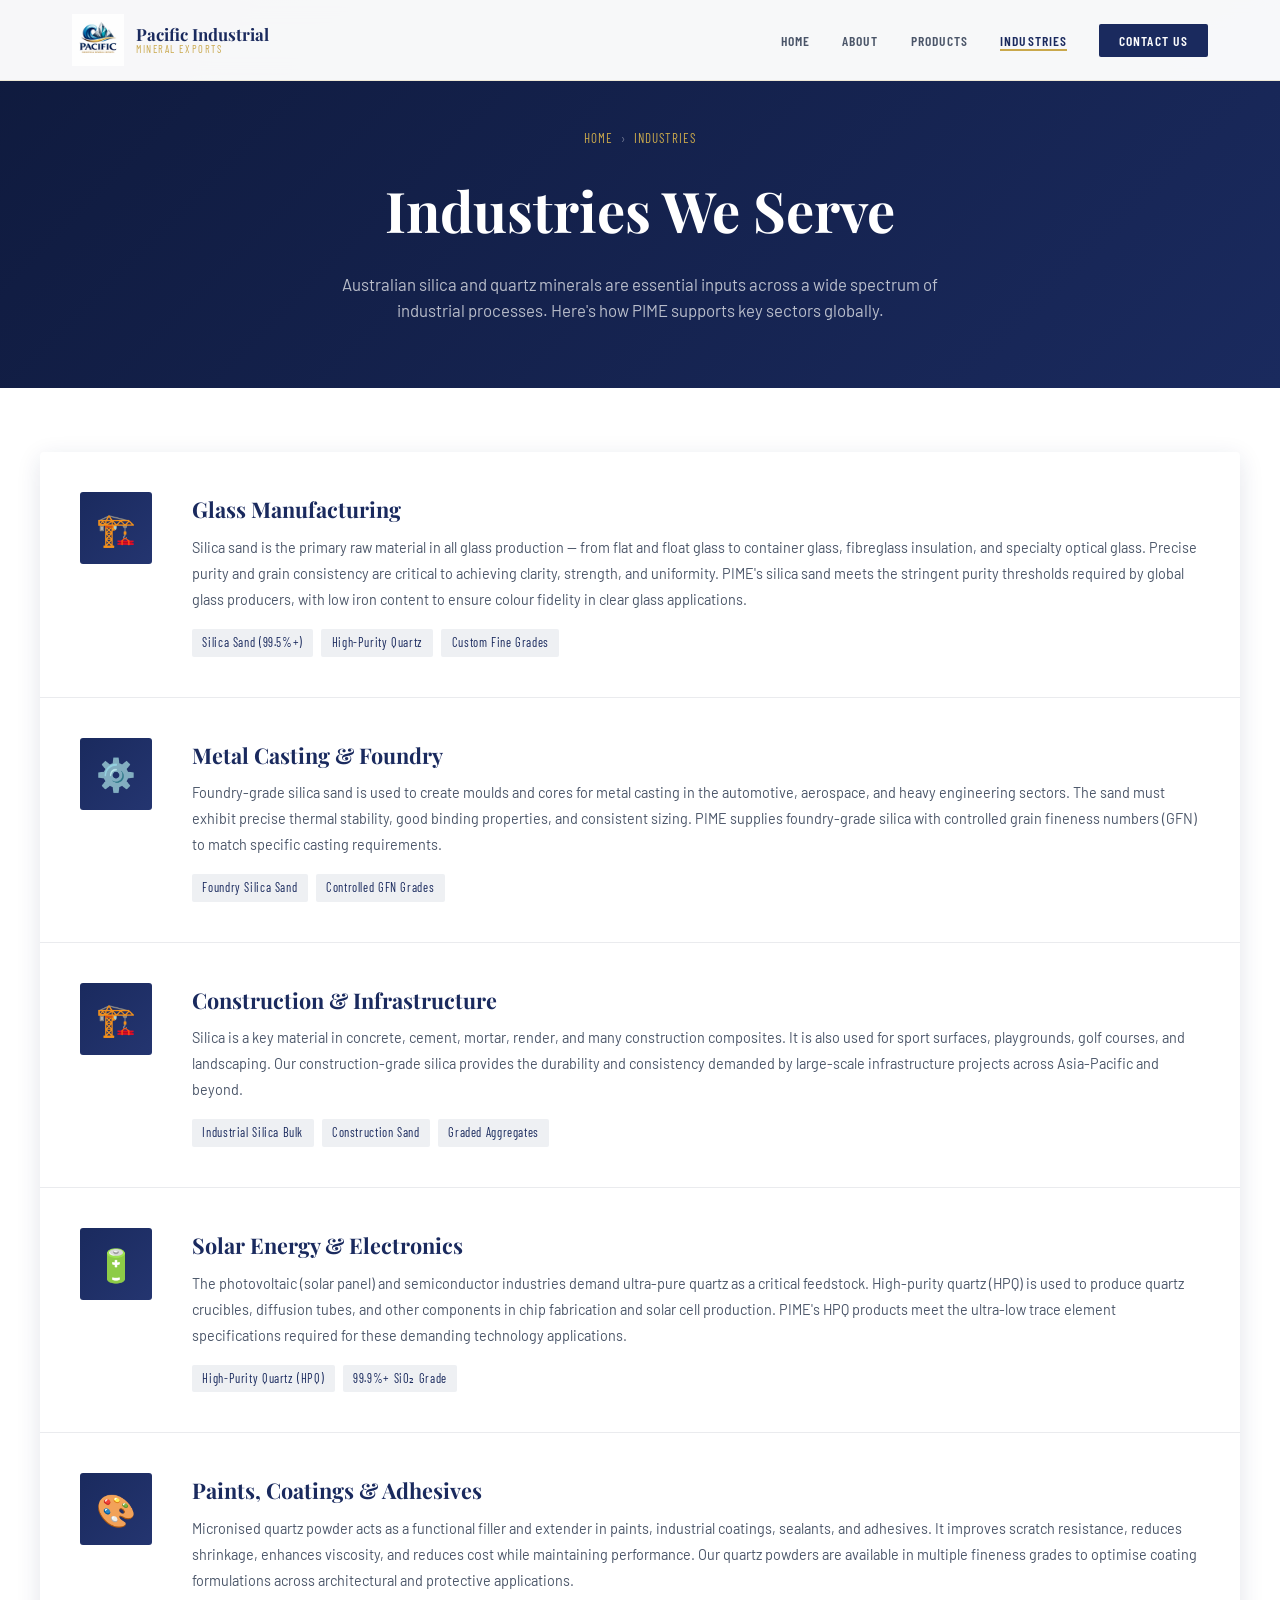
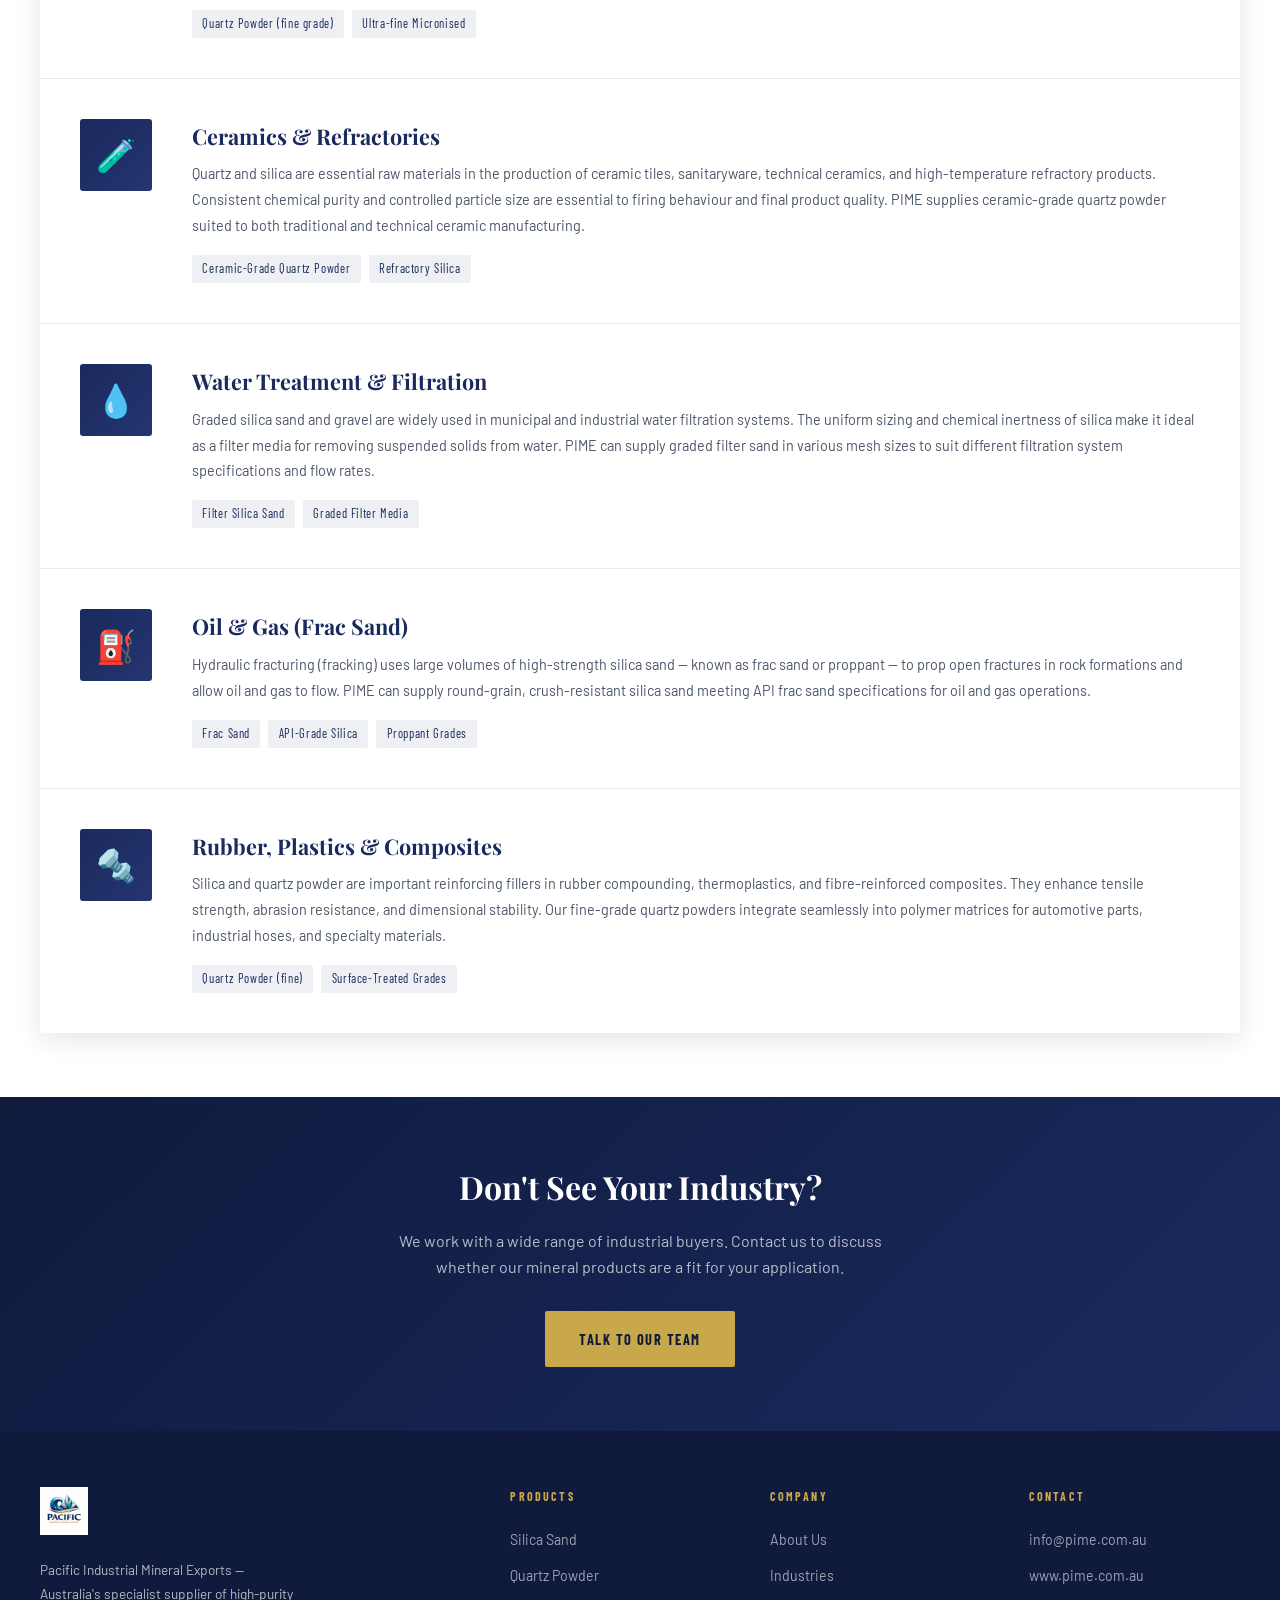
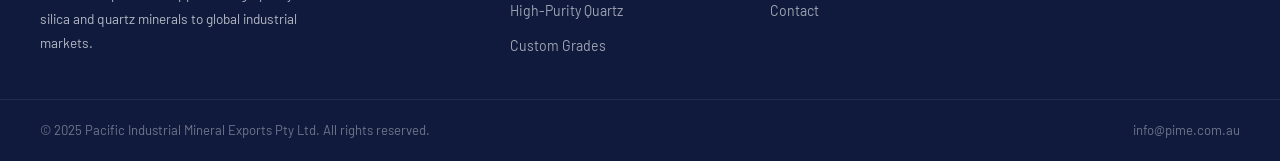
<file: industries.html>
<!DOCTYPE html>
<html lang="en">
<head>
  <meta charset="UTF-8" />
  <meta name="viewport" content="width=device-width, initial-scale=1.0" />
  <title>Industries | Pacific Industrial Mineral Exports</title>
  <meta name="description" content="PIME supplies silica and quartz minerals to glass, foundry, construction, electronics, oil & gas, water treatment, ceramics, and paint industries worldwide." />
  <link rel="stylesheet" href="css/style.css" />
  <link rel="icon" href="images/logo.jpg" type="image/jpeg" />
  <style>
    .industry-block {
      display: grid; grid-template-columns: 80px 1fr; gap: 2rem; align-items: start;
      padding: 2.5rem; border-bottom: 1px solid var(--gray-light);
    }
    .industry-block:last-child { border-bottom: none; }
    .industry-block:hover { background: var(--off-white); }
    .ind-icon { width: 72px; height: 72px; border-radius: 3px; background: linear-gradient(135deg, var(--navy), var(--navy-light)); display: flex; align-items: center; justify-content: center; font-size: 2rem; flex-shrink: 0; }
    .ind-content h3 { font-family: 'Playfair Display', serif; font-size: 1.35rem; color: var(--navy); margin-bottom: 0.5rem; }
    .ind-content p { font-size: 0.9rem; color: var(--text-mid); line-height: 1.8; margin-bottom: 1rem; }
    .ind-products { display: flex; flex-wrap: wrap; gap: 0.5rem; }
    .ind-product { background: rgba(26,42,94,0.07); color: var(--navy); padding: 0.25rem 0.65rem; border-radius: 2px; font-size: 0.78rem; font-family: 'Barlow Condensed', sans-serif; letter-spacing: 0.05em; }
    @media (max-width: 600px) { .industry-block { grid-template-columns: 1fr; } }
  </style>
</head>
<body>

<nav class="nav">
  <div class="nav-inner">
    <a href="index.html" class="nav-logo">
      <img src="images/logo.jpg" alt="Pacific Industrial Mineral Exports Logo" />
      <div class="nav-logo-text">
        <span class="brand">Pacific Industrial</span>
        <span class="tagline">Mineral Exports</span>
      </div>
    </a>
    <ul class="nav-links">
      <li><a href="index.html">Home</a></li>
      <li><a href="about.html">About</a></li>
      <li><a href="products.html">Products</a></li>
      <li><a href="industries.html" class="active">Industries</a></li>
      <li><a href="contact.html" class="nav-cta">Contact Us</a></li>
    </ul>
    <div class="hamburger"><span></span><span></span><span></span></div>
  </div>
</nav>

<div class="page-hero">
  <div class="breadcrumb"><a href="index.html">Home</a><span>›</span><span style="color:var(--gold)">Industries</span></div>
  <h1>Industries We Serve</h1>
  <p>Australian silica and quartz minerals are essential inputs across a wide spectrum of industrial processes. Here's how PIME supports key sectors globally.</p>
</div>

<!-- INDUSTRIES -->
<section style="padding:4rem 2rem;">
  <div class="container">
    <div style="background:var(--white);border-radius:4px;box-shadow:var(--shadow-md);overflow:hidden;">

      <div class="industry-block fade-up">
        <div class="ind-icon">🏗️</div>
        <div class="ind-content">
          <h3>Glass Manufacturing</h3>
          <p>Silica sand is the primary raw material in all glass production — from flat and float glass to container glass, fibreglass insulation, and specialty optical glass. Precise purity and grain consistency are critical to achieving clarity, strength, and uniformity. PIME's silica sand meets the stringent purity thresholds required by global glass producers, with low iron content to ensure colour fidelity in clear glass applications.</p>
          <div class="ind-products">
            <span class="ind-product">Silica Sand (99.5%+)</span>
            <span class="ind-product">High-Purity Quartz</span>
            <span class="ind-product">Custom Fine Grades</span>
          </div>
        </div>
      </div>

      <div class="industry-block fade-up">
        <div class="ind-icon">⚙️</div>
        <div class="ind-content">
          <h3>Metal Casting & Foundry</h3>
          <p>Foundry-grade silica sand is used to create moulds and cores for metal casting in the automotive, aerospace, and heavy engineering sectors. The sand must exhibit precise thermal stability, good binding properties, and consistent sizing. PIME supplies foundry-grade silica with controlled grain fineness numbers (GFN) to match specific casting requirements.</p>
          <div class="ind-products">
            <span class="ind-product">Foundry Silica Sand</span>
            <span class="ind-product">Controlled GFN Grades</span>
          </div>
        </div>
      </div>

      <div class="industry-block fade-up">
        <div class="ind-icon">🏗️</div>
        <div class="ind-content">
          <h3>Construction & Infrastructure</h3>
          <p>Silica is a key material in concrete, cement, mortar, render, and many construction composites. It is also used for sport surfaces, playgrounds, golf courses, and landscaping. Our construction-grade silica provides the durability and consistency demanded by large-scale infrastructure projects across Asia-Pacific and beyond.</p>
          <div class="ind-products">
            <span class="ind-product">Industrial Silica Bulk</span>
            <span class="ind-product">Construction Sand</span>
            <span class="ind-product">Graded Aggregates</span>
          </div>
        </div>
      </div>

      <div class="industry-block fade-up">
        <div class="ind-icon">🔋</div>
        <div class="ind-content">
          <h3>Solar Energy & Electronics</h3>
          <p>The photovoltaic (solar panel) and semiconductor industries demand ultra-pure quartz as a critical feedstock. High-purity quartz (HPQ) is used to produce quartz crucibles, diffusion tubes, and other components in chip fabrication and solar cell production. PIME's HPQ products meet the ultra-low trace element specifications required for these demanding technology applications.</p>
          <div class="ind-products">
            <span class="ind-product">High-Purity Quartz (HPQ)</span>
            <span class="ind-product">99.9%+ SiO₂ Grade</span>
          </div>
        </div>
      </div>

      <div class="industry-block fade-up">
        <div class="ind-icon">🎨</div>
        <div class="ind-content">
          <h3>Paints, Coatings & Adhesives</h3>
          <p>Micronised quartz powder acts as a functional filler and extender in paints, industrial coatings, sealants, and adhesives. It improves scratch resistance, reduces shrinkage, enhances viscosity, and reduces cost while maintaining performance. Our quartz powders are available in multiple fineness grades to optimise coating formulations across architectural and protective applications.</p>
          <div class="ind-products">
            <span class="ind-product">Quartz Powder (fine grade)</span>
            <span class="ind-product">Ultra-fine Micronised</span>
          </div>
        </div>
      </div>

      <div class="industry-block fade-up">
        <div class="ind-icon">🧪</div>
        <div class="ind-content">
          <h3>Ceramics & Refractories</h3>
          <p>Quartz and silica are essential raw materials in the production of ceramic tiles, sanitaryware, technical ceramics, and high-temperature refractory products. Consistent chemical purity and controlled particle size are essential to firing behaviour and final product quality. PIME supplies ceramic-grade quartz powder suited to both traditional and technical ceramic manufacturing.</p>
          <div class="ind-products">
            <span class="ind-product">Ceramic-Grade Quartz Powder</span>
            <span class="ind-product">Refractory Silica</span>
          </div>
        </div>
      </div>

      <div class="industry-block fade-up">
        <div class="ind-icon">💧</div>
        <div class="ind-content">
          <h3>Water Treatment & Filtration</h3>
          <p>Graded silica sand and gravel are widely used in municipal and industrial water filtration systems. The uniform sizing and chemical inertness of silica make it ideal as a filter media for removing suspended solids from water. PIME can supply graded filter sand in various mesh sizes to suit different filtration system specifications and flow rates.</p>
          <div class="ind-products">
            <span class="ind-product">Filter Silica Sand</span>
            <span class="ind-product">Graded Filter Media</span>
          </div>
        </div>
      </div>

      <div class="industry-block fade-up">
        <div class="ind-icon">⛽</div>
        <div class="ind-content">
          <h3>Oil & Gas (Frac Sand)</h3>
          <p>Hydraulic fracturing (fracking) uses large volumes of high-strength silica sand — known as frac sand or proppant — to prop open fractures in rock formations and allow oil and gas to flow. PIME can supply round-grain, crush-resistant silica sand meeting API frac sand specifications for oil and gas operations.</p>
          <div class="ind-products">
            <span class="ind-product">Frac Sand</span>
            <span class="ind-product">API-Grade Silica</span>
            <span class="ind-product">Proppant Grades</span>
          </div>
        </div>
      </div>

      <div class="industry-block fade-up">
        <div class="ind-icon">🔩</div>
        <div class="ind-content">
          <h3>Rubber, Plastics & Composites</h3>
          <p>Silica and quartz powder are important reinforcing fillers in rubber compounding, thermoplastics, and fibre-reinforced composites. They enhance tensile strength, abrasion resistance, and dimensional stability. Our fine-grade quartz powders integrate seamlessly into polymer matrices for automotive parts, industrial hoses, and specialty materials.</p>
          <div class="ind-products">
            <span class="ind-product">Quartz Powder (fine)</span>
            <span class="ind-product">Surface-Treated Grades</span>
          </div>
        </div>
      </div>

    </div>
  </div>
</section>

<!-- CTA -->
<section style="padding:4rem 2rem;text-align:center;background:linear-gradient(135deg,var(--navy-dark),var(--navy));">
  <div class="container">
    <h2 class="fade-up" style="font-family:'Playfair Display',serif;color:var(--white);font-size:2rem;margin-bottom:1rem;">Don't See Your Industry?</h2>
    <p class="fade-up" style="color:rgba(255,255,255,0.7);margin-bottom:2rem;max-width:500px;margin-left:auto;margin-right:auto;">We work with a wide range of industrial buyers. Contact us to discuss whether our mineral products are a fit for your application.</p>
    <a href="contact.html" class="btn-primary fade-up">Talk to Our Team</a>
  </div>
</section>

<footer>
  <div class="footer-top">
    <div class="footer-grid">
      <div class="footer-brand">
        <img src="images/logo.jpg" alt="PIME Logo" />
        <p>Pacific Industrial Mineral Exports — Australia's specialist supplier of high-purity silica and quartz minerals to global industrial markets.</p>
      </div>
      <div class="footer-col">
        <h5>Products</h5>
        <ul>
          <li><a href="products.html#silica-sand">Silica Sand</a></li>
          <li><a href="products.html#quartz-powder">Quartz Powder</a></li>
          <li><a href="products.html#hpq">High-Purity Quartz</a></li>
          <li><a href="products.html#custom">Custom Grades</a></li>
        </ul>
      </div>
      <div class="footer-col">
        <h5>Company</h5>
        <ul>
          <li><a href="about.html">About Us</a></li>
          <li><a href="industries.html">Industries</a></li>
          <li><a href="contact.html">Contact</a></li>
        </ul>
      </div>
      <div class="footer-col">
        <h5>Contact</h5>
        <ul>
          <li><a href="mailto:info@pime.com.au">info@pime.com.au</a></li>
          <li><a href="https://www.pime.com.au">www.pime.com.au</a></li>
        </ul>
      </div>
    </div>
  </div>
  <div class="footer-bottom">
    <div class="container">
      <p>© 2025 Pacific Industrial Mineral Exports Pty Ltd. All rights reserved.</p>
      <p><a href="mailto:info@pime.com.au">info@pime.com.au</a></p>
    </div>
  </div>
</footer>

<script src="js/main.js"></script>
</body>
</html>
</file>
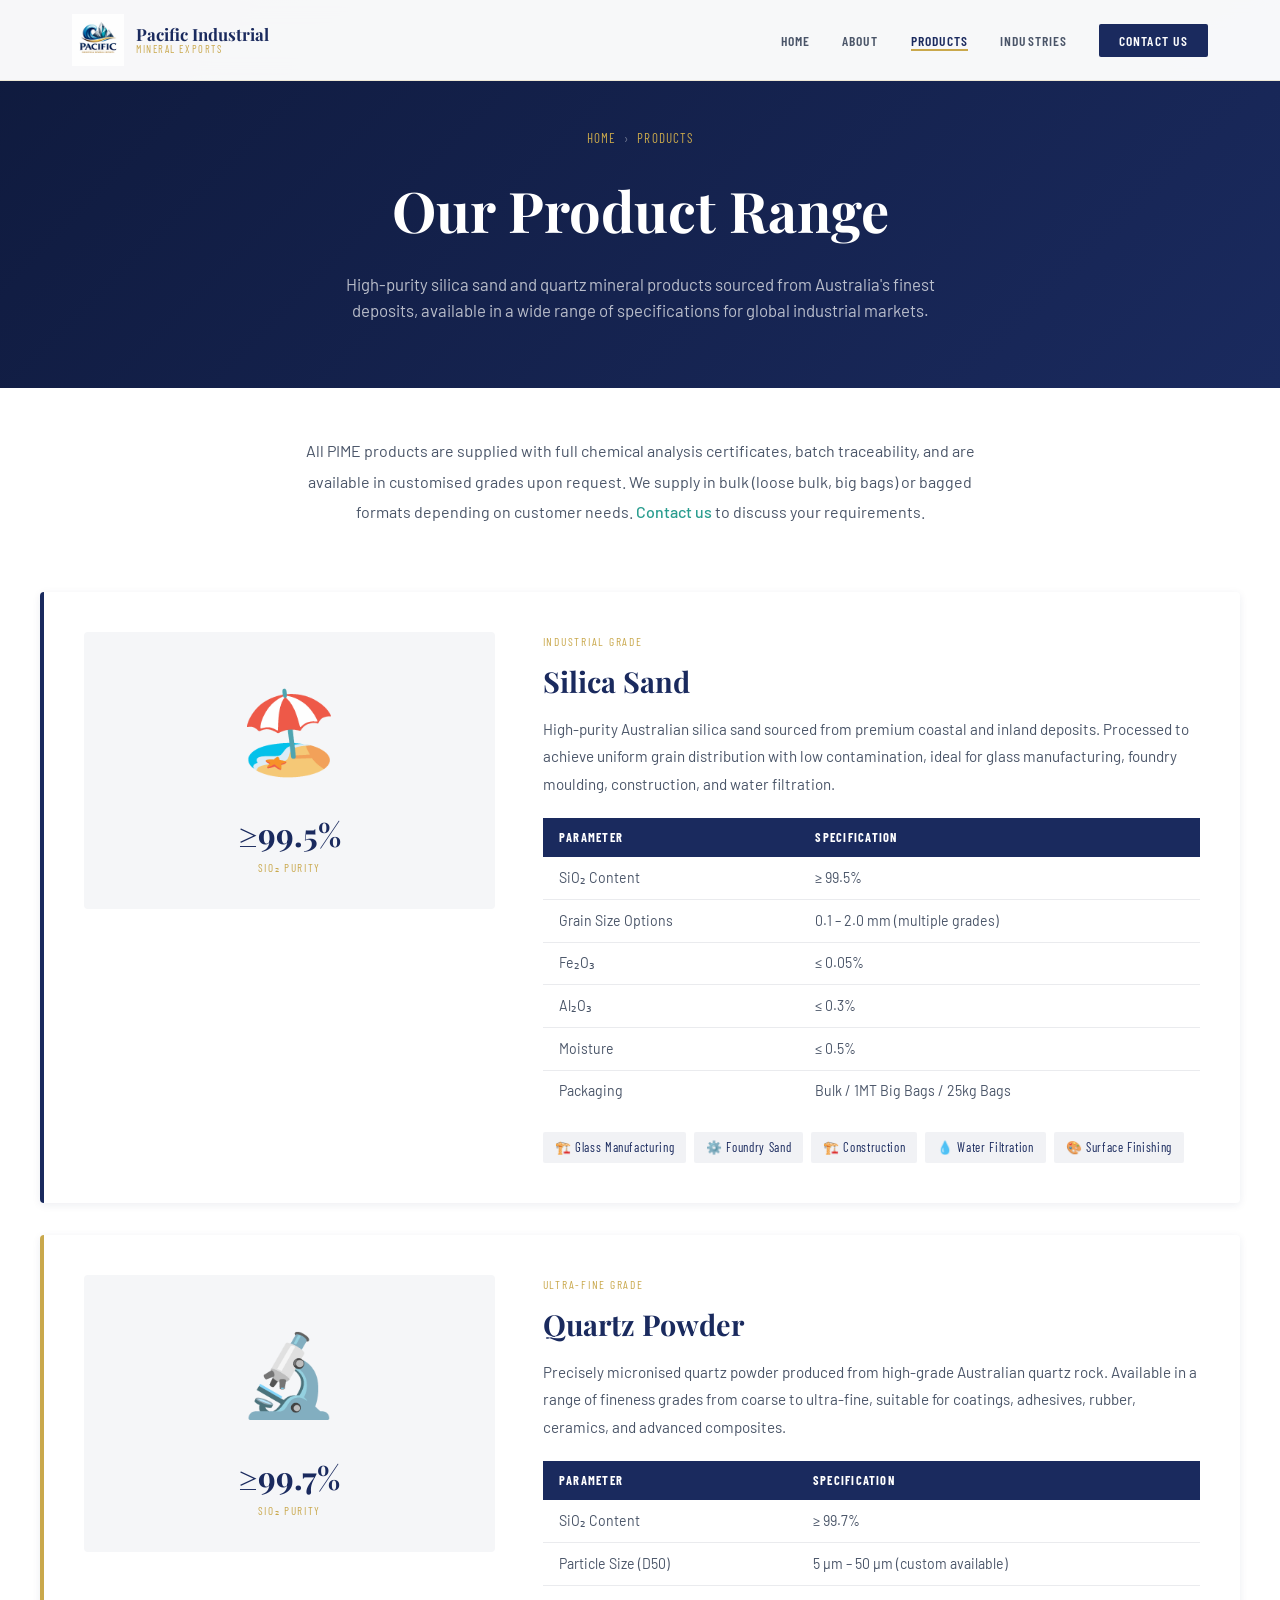
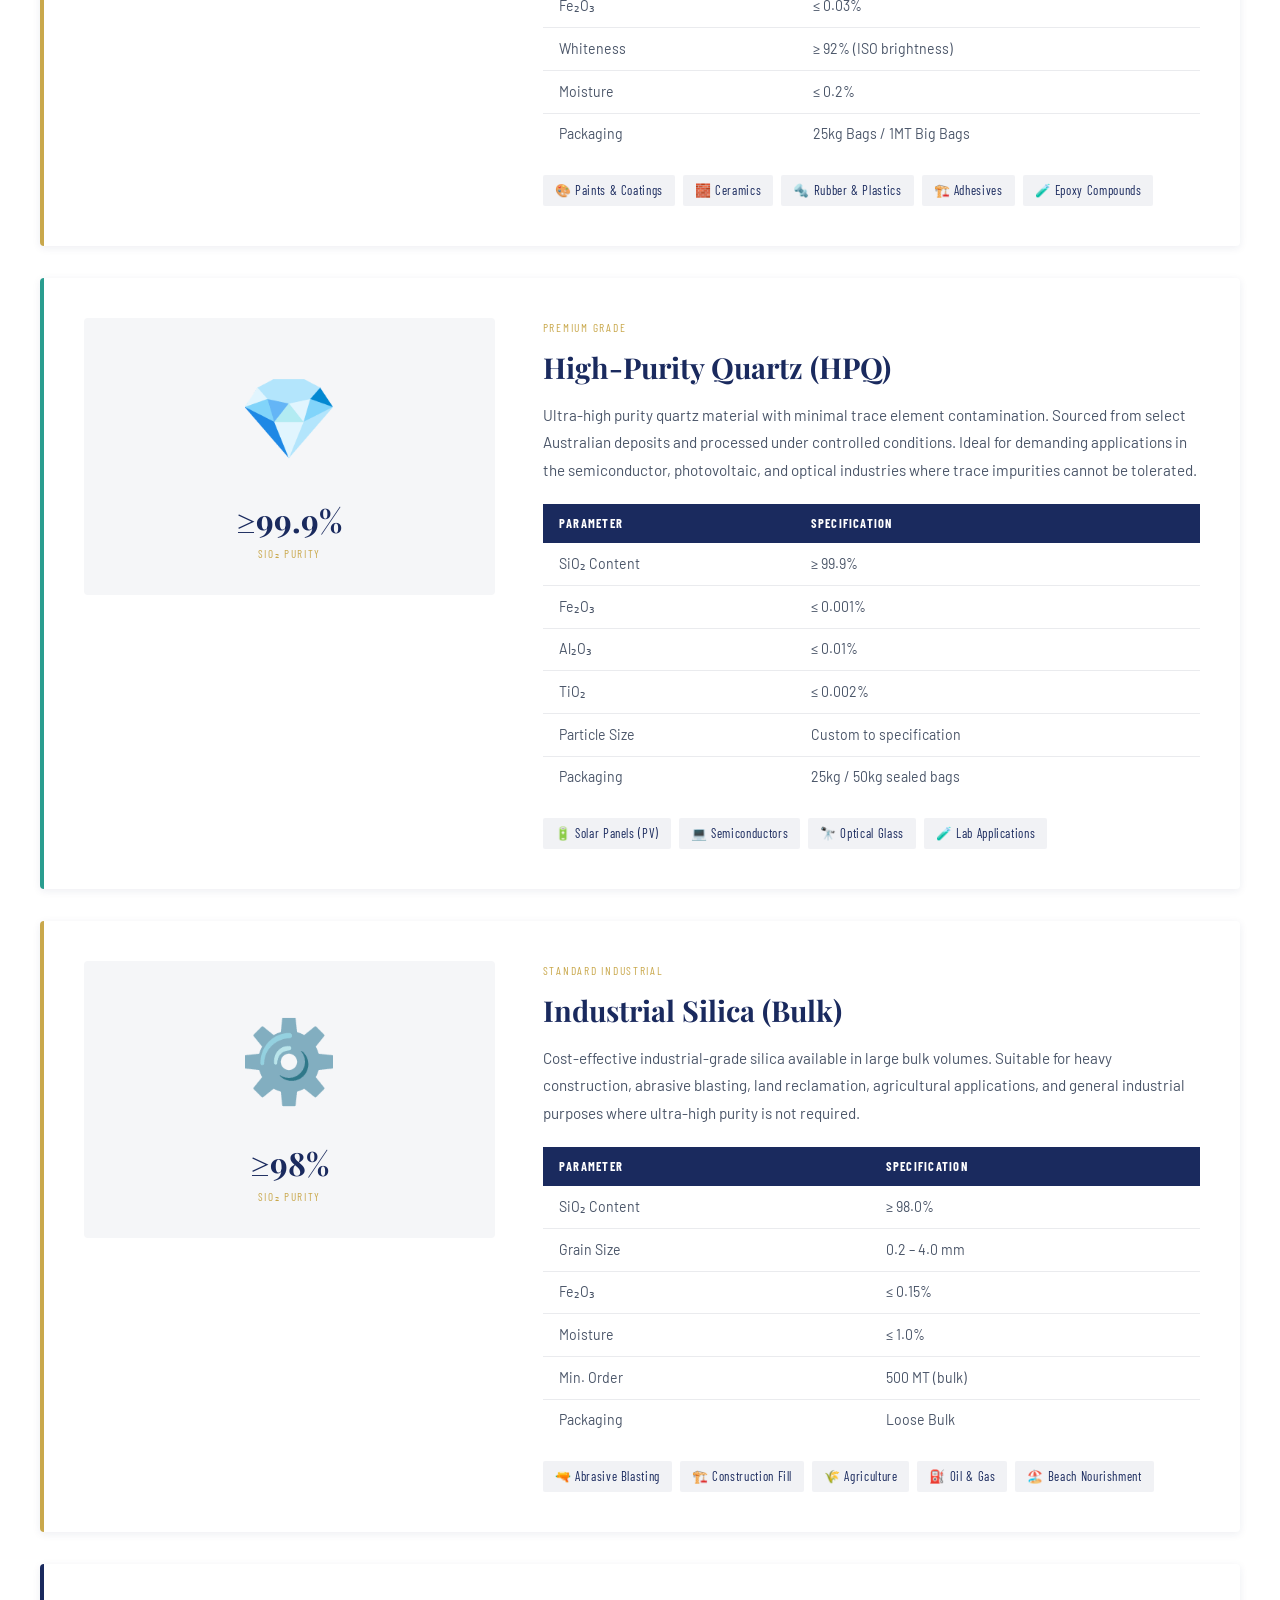
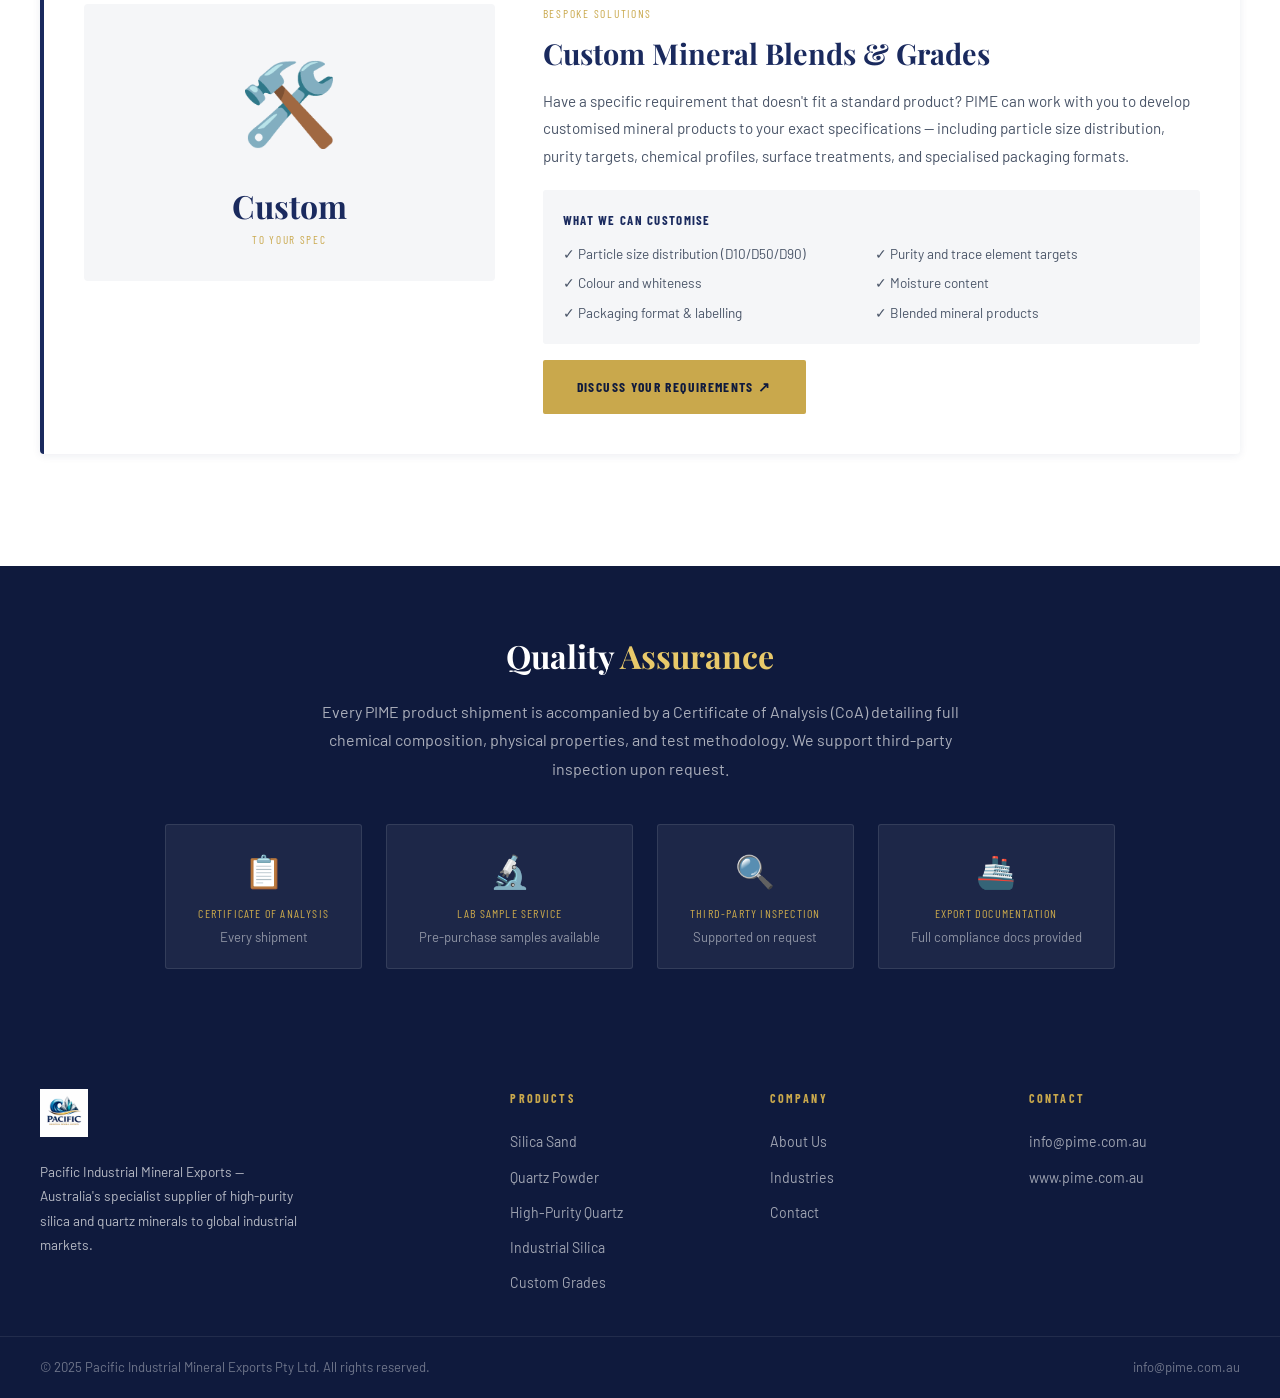
<file: products.html>
<!DOCTYPE html>
<html lang="en">
<head>
  <meta charset="UTF-8" />
  <meta name="viewport" content="width=device-width, initial-scale=1.0" />
  <title>Products | Pacific Industrial Mineral Exports – Silica Sand & Quartz Powder</title>
  <meta name="description" content="Browse PIME's full range of silica sand, quartz powder, high-purity quartz, industrial silica, and custom mineral grades for export from Australia." />
  <link rel="stylesheet" href="css/style.css" />
  <link rel="icon" href="images/logo.jpg" type="image/jpeg" />
  <style>
    .product-detail {
      display: grid; grid-template-columns: 1fr 1.6fr; gap: 3rem; align-items: start;
      background: var(--white); border-radius: 4px; padding: 2.5rem; box-shadow: var(--shadow-sm);
      margin-bottom: 2rem; border-left: 4px solid var(--navy);
    }
    .product-detail:nth-child(even) { border-left-color: var(--gold); }
    .product-detail:nth-child(3) { border-left-color: var(--teal); }
    .product-icon-block { text-align: center; padding: 2rem; background: var(--off-white); border-radius: 4px; }
    .product-icon-block .big-icon { font-size: 5rem; display: block; margin-bottom: 1rem; }
    .product-icon-block .purity { font-family: 'Playfair Display', serif; font-size: 2rem; color: var(--navy); font-weight: 700; }
    .product-icon-block .purity-label { font-family: 'Barlow Condensed', sans-serif; font-size: 0.7rem; letter-spacing: 0.15em; text-transform: uppercase; color: var(--gold); }
    .spec-table { width: 100%; border-collapse: collapse; margin: 1.25rem 0; }
    .spec-table th { background: var(--navy); color: var(--white); padding: 0.6rem 1rem; text-align: left; font-family: 'Barlow Condensed', sans-serif; font-size: 0.78rem; letter-spacing: 0.1em; text-transform: uppercase; }
    .spec-table td { padding: 0.6rem 1rem; font-size: 0.88rem; color: var(--text-mid); border-bottom: 1px solid var(--gray-light); }
    .spec-table tr:last-child td { border-bottom: none; }
    .use-tags { display: flex; flex-wrap: wrap; gap: 0.5rem; margin-top: 1rem; }
    .use-tag { background: rgba(26,42,94,0.06); color: var(--navy); padding: 0.3rem 0.75rem; border-radius: 2px; font-size: 0.8rem; font-family: 'Barlow Condensed', sans-serif; letter-spacing: 0.05em; }
    @media (max-width: 700px) {
      .product-detail { grid-template-columns: 1fr; }
    }
  </style>
</head>
<body>

<nav class="nav">
  <div class="nav-inner">
    <a href="index.html" class="nav-logo">
      <img src="images/logo.jpg" alt="Pacific Industrial Mineral Exports Logo" />
      <div class="nav-logo-text">
        <span class="brand">Pacific Industrial</span>
        <span class="tagline">Mineral Exports</span>
      </div>
    </a>
    <ul class="nav-links">
      <li><a href="index.html">Home</a></li>
      <li><a href="about.html">About</a></li>
      <li><a href="products.html" class="active">Products</a></li>
      <li><a href="industries.html">Industries</a></li>
      <li><a href="contact.html" class="nav-cta">Contact Us</a></li>
    </ul>
    <div class="hamburger"><span></span><span></span><span></span></div>
  </div>
</nav>

<div class="page-hero">
  <div class="breadcrumb"><a href="index.html">Home</a><span>›</span><span style="color:var(--gold)">Products</span></div>
  <h1>Our Product Range</h1>
  <p>High-purity silica sand and quartz mineral products sourced from Australia's finest deposits, available in a wide range of specifications for global industrial markets.</p>
</div>

<!-- INTRO -->
<section style="padding:3rem 2rem 1rem;">
  <div class="container text-center">
    <p class="fade-up" style="font-size:1rem;color:var(--text-mid);max-width:700px;margin:0 auto;line-height:1.9;">All PIME products are supplied with full chemical analysis certificates, batch traceability, and are available in customised grades upon request. We supply in bulk (loose bulk, big bags) or bagged formats depending on customer needs. <a href="contact.html" style="color:var(--teal);text-decoration:none;font-weight:500;">Contact us</a> to discuss your requirements.</p>
  </div>
</section>

<!-- PRODUCTS -->
<section style="padding:3rem 2rem 5rem;">
  <div class="container">

    <!-- Silica Sand -->
    <div id="silica-sand" class="product-detail fade-up">
      <div class="product-icon-block">
        <span class="big-icon">🏖️</span>
        <div class="purity">≥99.5%</div>
        <div class="purity-label">SiO₂ Purity</div>
      </div>
      <div>
        <div class="product-grade" style="font-family:'Barlow Condensed',sans-serif;font-size:0.72rem;letter-spacing:0.15em;text-transform:uppercase;color:var(--gold);margin-bottom:0.5rem;">Industrial Grade</div>
        <h2 style="font-family:'Playfair Display',serif;color:var(--navy);font-size:1.8rem;margin-bottom:0.75rem;">Silica Sand</h2>
        <p style="font-size:0.95rem;color:var(--text-mid);line-height:1.8;margin-bottom:1.25rem;">High-purity Australian silica sand sourced from premium coastal and inland deposits. Processed to achieve uniform grain distribution with low contamination, ideal for glass manufacturing, foundry moulding, construction, and water filtration.</p>
        <table class="spec-table">
          <tr><th>Parameter</th><th>Specification</th></tr>
          <tr><td>SiO₂ Content</td><td>≥ 99.5%</td></tr>
          <tr><td>Grain Size Options</td><td>0.1 – 2.0 mm (multiple grades)</td></tr>
          <tr><td>Fe₂O₃</td><td>≤ 0.05%</td></tr>
          <tr><td>Al₂O₃</td><td>≤ 0.3%</td></tr>
          <tr><td>Moisture</td><td>≤ 0.5%</td></tr>
          <tr><td>Packaging</td><td>Bulk / 1MT Big Bags / 25kg Bags</td></tr>
        </table>
        <div class="use-tags">
          <span class="use-tag">🏗️ Glass Manufacturing</span>
          <span class="use-tag">⚙️ Foundry Sand</span>
          <span class="use-tag">🏗️ Construction</span>
          <span class="use-tag">💧 Water Filtration</span>
          <span class="use-tag">🎨 Surface Finishing</span>
        </div>
      </div>
    </div>

    <!-- Quartz Powder -->
    <div id="quartz-powder" class="product-detail fade-up">
      <div class="product-icon-block">
        <span class="big-icon">🔬</span>
        <div class="purity">≥99.7%</div>
        <div class="purity-label">SiO₂ Purity</div>
      </div>
      <div>
        <div class="product-grade" style="font-family:'Barlow Condensed',sans-serif;font-size:0.72rem;letter-spacing:0.15em;text-transform:uppercase;color:var(--gold);margin-bottom:0.5rem;">Ultra-Fine Grade</div>
        <h2 style="font-family:'Playfair Display',serif;color:var(--navy);font-size:1.8rem;margin-bottom:0.75rem;">Quartz Powder</h2>
        <p style="font-size:0.95rem;color:var(--text-mid);line-height:1.8;margin-bottom:1.25rem;">Precisely micronised quartz powder produced from high-grade Australian quartz rock. Available in a range of fineness grades from coarse to ultra-fine, suitable for coatings, adhesives, rubber, ceramics, and advanced composites.</p>
        <table class="spec-table">
          <tr><th>Parameter</th><th>Specification</th></tr>
          <tr><td>SiO₂ Content</td><td>≥ 99.7%</td></tr>
          <tr><td>Particle Size (D50)</td><td>5 µm – 50 µm (custom available)</td></tr>
          <tr><td>Fe₂O₃</td><td>≤ 0.03%</td></tr>
          <tr><td>Whiteness</td><td>≥ 92% (ISO brightness)</td></tr>
          <tr><td>Moisture</td><td>≤ 0.2%</td></tr>
          <tr><td>Packaging</td><td>25kg Bags / 1MT Big Bags</td></tr>
        </table>
        <div class="use-tags">
          <span class="use-tag">🎨 Paints & Coatings</span>
          <span class="use-tag">🧱 Ceramics</span>
          <span class="use-tag">🔩 Rubber & Plastics</span>
          <span class="use-tag">🏗️ Adhesives</span>
          <span class="use-tag">🧪 Epoxy Compounds</span>
        </div>
      </div>
    </div>

    <!-- HPQ -->
    <div id="hpq" class="product-detail fade-up">
      <div class="product-icon-block">
        <span class="big-icon">💎</span>
        <div class="purity">≥99.9%</div>
        <div class="purity-label">SiO₂ Purity</div>
      </div>
      <div>
        <div class="product-grade" style="font-family:'Barlow Condensed',sans-serif;font-size:0.72rem;letter-spacing:0.15em;text-transform:uppercase;color:var(--gold);margin-bottom:0.5rem;">Premium Grade</div>
        <h2 style="font-family:'Playfair Display',serif;color:var(--navy);font-size:1.8rem;margin-bottom:0.75rem;">High-Purity Quartz (HPQ)</h2>
        <p style="font-size:0.95rem;color:var(--text-mid);line-height:1.8;margin-bottom:1.25rem;">Ultra-high purity quartz material with minimal trace element contamination. Sourced from select Australian deposits and processed under controlled conditions. Ideal for demanding applications in the semiconductor, photovoltaic, and optical industries where trace impurities cannot be tolerated.</p>
        <table class="spec-table">
          <tr><th>Parameter</th><th>Specification</th></tr>
          <tr><td>SiO₂ Content</td><td>≥ 99.9%</td></tr>
          <tr><td>Fe₂O₃</td><td>≤ 0.001%</td></tr>
          <tr><td>Al₂O₃</td><td>≤ 0.01%</td></tr>
          <tr><td>TiO₂</td><td>≤ 0.002%</td></tr>
          <tr><td>Particle Size</td><td>Custom to specification</td></tr>
          <tr><td>Packaging</td><td>25kg / 50kg sealed bags</td></tr>
        </table>
        <div class="use-tags">
          <span class="use-tag">🔋 Solar Panels (PV)</span>
          <span class="use-tag">💻 Semiconductors</span>
          <span class="use-tag">🔭 Optical Glass</span>
          <span class="use-tag">🧪 Lab Applications</span>
        </div>
      </div>
    </div>

    <!-- Industrial Silica -->
    <div id="industrial" class="product-detail fade-up">
      <div class="product-icon-block">
        <span class="big-icon">⚙️</span>
        <div class="purity">≥98%</div>
        <div class="purity-label">SiO₂ Purity</div>
      </div>
      <div>
        <div class="product-grade" style="font-family:'Barlow Condensed',sans-serif;font-size:0.72rem;letter-spacing:0.15em;text-transform:uppercase;color:var(--gold);margin-bottom:0.5rem;">Standard Industrial</div>
        <h2 style="font-family:'Playfair Display',serif;color:var(--navy);font-size:1.8rem;margin-bottom:0.75rem;">Industrial Silica (Bulk)</h2>
        <p style="font-size:0.95rem;color:var(--text-mid);line-height:1.8;margin-bottom:1.25rem;">Cost-effective industrial-grade silica available in large bulk volumes. Suitable for heavy construction, abrasive blasting, land reclamation, agricultural applications, and general industrial purposes where ultra-high purity is not required.</p>
        <table class="spec-table">
          <tr><th>Parameter</th><th>Specification</th></tr>
          <tr><td>SiO₂ Content</td><td>≥ 98.0%</td></tr>
          <tr><td>Grain Size</td><td>0.2 – 4.0 mm</td></tr>
          <tr><td>Fe₂O₃</td><td>≤ 0.15%</td></tr>
          <tr><td>Moisture</td><td>≤ 1.0%</td></tr>
          <tr><td>Min. Order</td><td>500 MT (bulk)</td></tr>
          <tr><td>Packaging</td><td>Loose Bulk</td></tr>
        </table>
        <div class="use-tags">
          <span class="use-tag">🔫 Abrasive Blasting</span>
          <span class="use-tag">🏗️ Construction Fill</span>
          <span class="use-tag">🌾 Agriculture</span>
          <span class="use-tag">⛽ Oil & Gas</span>
          <span class="use-tag">🏖️ Beach Nourishment</span>
        </div>
      </div>
    </div>

    <!-- Custom -->
    <div id="custom" class="product-detail fade-up">
      <div class="product-icon-block">
        <span class="big-icon">🛠️</span>
        <div class="purity">Custom</div>
        <div class="purity-label">To Your Spec</div>
      </div>
      <div>
        <div class="product-grade" style="font-family:'Barlow Condensed',sans-serif;font-size:0.72rem;letter-spacing:0.15em;text-transform:uppercase;color:var(--gold);margin-bottom:0.5rem;">Bespoke Solutions</div>
        <h2 style="font-family:'Playfair Display',serif;color:var(--navy);font-size:1.8rem;margin-bottom:0.75rem;">Custom Mineral Blends & Grades</h2>
        <p style="font-size:0.95rem;color:var(--text-mid);line-height:1.8;margin-bottom:1.25rem;">Have a specific requirement that doesn't fit a standard product? PIME can work with you to develop customised mineral products to your exact specifications — including particle size distribution, purity targets, chemical profiles, surface treatments, and specialised packaging formats.</p>
        <div style="background:var(--off-white);border-radius:3px;padding:1.25rem;margin-bottom:1rem;">
          <h4 style="font-family:'Barlow Condensed',sans-serif;font-size:0.8rem;letter-spacing:0.1em;text-transform:uppercase;color:var(--navy);margin-bottom:0.75rem;">What We Can Customise</h4>
          <div style="display:grid;grid-template-columns:1fr 1fr;gap:0.5rem;font-size:0.85rem;color:var(--text-mid);">
            <div>✓ Particle size distribution (D10/D50/D90)</div>
            <div>✓ Purity and trace element targets</div>
            <div>✓ Colour and whiteness</div>
            <div>✓ Moisture content</div>
            <div>✓ Packaging format & labelling</div>
            <div>✓ Blended mineral products</div>
          </div>
        </div>
        <a href="contact.html" class="btn-primary" style="display:inline-flex;font-size:0.85rem;">Discuss Your Requirements ↗</a>
      </div>
    </div>

  </div>
</section>

<!-- QUALITY -->
<section style="background:var(--navy-dark);padding:4rem 2rem;text-align:center;">
  <div class="container">
    <h2 class="fade-up" style="font-family:'Playfair Display',serif;color:var(--white);font-size:2rem;margin-bottom:1rem;">Quality <span style="color:var(--gold-light);">Assurance</span></h2>
    <p class="fade-up" style="color:rgba(255,255,255,0.65);max-width:650px;margin:0 auto 2.5rem;line-height:1.8;">Every PIME product shipment is accompanied by a Certificate of Analysis (CoA) detailing full chemical composition, physical properties, and test methodology. We support third-party inspection upon request.</p>
    <div style="display:flex;gap:1.5rem;justify-content:center;flex-wrap:wrap;" class="fade-up">
      <div style="background:rgba(255,255,255,0.06);border:1px solid rgba(255,255,255,0.1);border-radius:3px;padding:1.25rem 2rem;text-align:center;">
        <div style="font-size:2rem;margin-bottom:0.5rem;">📋</div>
        <div style="font-family:'Barlow Condensed',sans-serif;font-size:0.75rem;letter-spacing:0.1em;text-transform:uppercase;color:var(--gold);">Certificate of Analysis</div>
        <div style="font-size:0.82rem;color:rgba(255,255,255,0.5);margin-top:0.25rem;">Every shipment</div>
      </div>
      <div style="background:rgba(255,255,255,0.06);border:1px solid rgba(255,255,255,0.1);border-radius:3px;padding:1.25rem 2rem;text-align:center;">
        <div style="font-size:2rem;margin-bottom:0.5rem;">🔬</div>
        <div style="font-family:'Barlow Condensed',sans-serif;font-size:0.75rem;letter-spacing:0.1em;text-transform:uppercase;color:var(--gold);">Lab Sample Service</div>
        <div style="font-size:0.82rem;color:rgba(255,255,255,0.5);margin-top:0.25rem;">Pre-purchase samples available</div>
      </div>
      <div style="background:rgba(255,255,255,0.06);border:1px solid rgba(255,255,255,0.1);border-radius:3px;padding:1.25rem 2rem;text-align:center;">
        <div style="font-size:2rem;margin-bottom:0.5rem;">🔍</div>
        <div style="font-family:'Barlow Condensed',sans-serif;font-size:0.75rem;letter-spacing:0.1em;text-transform:uppercase;color:var(--gold);">Third-Party Inspection</div>
        <div style="font-size:0.82rem;color:rgba(255,255,255,0.5);margin-top:0.25rem;">Supported on request</div>
      </div>
      <div style="background:rgba(255,255,255,0.06);border:1px solid rgba(255,255,255,0.1);border-radius:3px;padding:1.25rem 2rem;text-align:center;">
        <div style="font-size:2rem;margin-bottom:0.5rem;">🚢</div>
        <div style="font-family:'Barlow Condensed',sans-serif;font-size:0.75rem;letter-spacing:0.1em;text-transform:uppercase;color:var(--gold);">Export Documentation</div>
        <div style="font-size:0.82rem;color:rgba(255,255,255,0.5);margin-top:0.25rem;">Full compliance docs provided</div>
      </div>
    </div>
  </div>
</section>

<footer>
  <div class="footer-top">
    <div class="footer-grid">
      <div class="footer-brand">
        <img src="images/logo.jpg" alt="PIME Logo" />
        <p>Pacific Industrial Mineral Exports — Australia's specialist supplier of high-purity silica and quartz minerals to global industrial markets.</p>
      </div>
      <div class="footer-col">
        <h5>Products</h5>
        <ul>
          <li><a href="#silica-sand">Silica Sand</a></li>
          <li><a href="#quartz-powder">Quartz Powder</a></li>
          <li><a href="#hpq">High-Purity Quartz</a></li>
          <li><a href="#industrial">Industrial Silica</a></li>
          <li><a href="#custom">Custom Grades</a></li>
        </ul>
      </div>
      <div class="footer-col">
        <h5>Company</h5>
        <ul>
          <li><a href="about.html">About Us</a></li>
          <li><a href="industries.html">Industries</a></li>
          <li><a href="contact.html">Contact</a></li>
        </ul>
      </div>
      <div class="footer-col">
        <h5>Contact</h5>
        <ul>
          <li><a href="mailto:info@pime.com.au">info@pime.com.au</a></li>
          <li><a href="https://www.pime.com.au">www.pime.com.au</a></li>
        </ul>
      </div>
    </div>
  </div>
  <div class="footer-bottom">
    <div class="container">
      <p>© 2025 Pacific Industrial Mineral Exports Pty Ltd. All rights reserved.</p>
      <p><a href="mailto:info@pime.com.au">info@pime.com.au</a></p>
    </div>
  </div>
</footer>

<script src="js/main.js"></script>
</body>
</html>
</file>
<file: css/style.css>
@import url('https://fonts.googleapis.com/css2?family=Playfair+Display:wght@400;600;700;900&family=Barlow:wght@300;400;500;600&family=Barlow+Condensed:wght@400;600;700&display=swap');

:root {
  --navy: #1a2a5e;
  --navy-dark: #0f1a3d;
  --navy-light: #243570;
  --gold: #c9a84c;
  --gold-light: #e8c96a;
  --teal: #2a9d8f;
  --teal-light: #3ab5a5;
  --silver: #b0bec5;
  --white: #ffffff;
  --off-white: #f5f6f8;
  --gray-light: #eaebee;
  --text-dark: #1a1a2e;
  --text-mid: #4a5568;
  --text-light: #718096;
  --shadow-sm: 0 2px 8px rgba(26,42,94,0.08);
  --shadow-md: 0 6px 24px rgba(26,42,94,0.12);
  --shadow-lg: 0 16px 48px rgba(26,42,94,0.18);
  --transition: all 0.3s cubic-bezier(0.4,0,0.2,1);
}

*, *::before, *::after { box-sizing: border-box; margin: 0; padding: 0; }

html { scroll-behavior: smooth; font-size: 16px; }

body {
  font-family: 'Barlow', sans-serif;
  color: var(--text-dark);
  background: var(--white);
  line-height: 1.6;
  overflow-x: hidden;
}

/* ── NAVIGATION ── */
.nav {
  position: fixed; top: 0; left: 0; right: 0; z-index: 1000;
  background: rgba(255,255,255,0.97);
  backdrop-filter: blur(12px);
  border-bottom: 1px solid rgba(201,168,76,0.2);
  transition: var(--transition);
}
.nav.scrolled {
  box-shadow: var(--shadow-md);
}
.nav-inner {
  max-width: 1200px; margin: 0 auto;
  padding: 0 2rem;
  display: flex; align-items: center; justify-content: space-between;
  height: 80px;
}
.nav-logo { display: flex; align-items: center; gap: 0.75rem; text-decoration: none; }
.nav-logo img { height: 52px; width: auto; }
.nav-logo-text { display: flex; flex-direction: column; line-height: 1.1; }
.nav-logo-text .brand { font-family: 'Playfair Display', serif; font-size: 1.05rem; font-weight: 700; color: var(--navy); }
.nav-logo-text .tagline { font-family: 'Barlow Condensed', sans-serif; font-size: 0.65rem; letter-spacing: 0.15em; text-transform: uppercase; color: var(--gold); }
.nav-links { display: flex; align-items: center; gap: 2rem; list-style: none; }
.nav-links a {
  font-family: 'Barlow Condensed', sans-serif;
  font-size: 0.85rem; font-weight: 600; letter-spacing: 0.08em; text-transform: uppercase;
  color: var(--text-mid); text-decoration: none;
  position: relative; padding-bottom: 2px;
  transition: var(--transition);
}
.nav-links a::after {
  content: ''; position: absolute; bottom: 0; left: 0;
  width: 0; height: 2px; background: var(--gold);
  transition: width 0.3s ease;
}
.nav-links a:hover { color: var(--navy); }
.nav-links a:hover::after { width: 100%; }
.nav-links a.active { color: var(--navy); }
.nav-links a.active::after { width: 100%; }
.nav-cta {
  background: var(--navy); color: var(--white) !important;
  padding: 0.5rem 1.25rem !important; border-radius: 2px;
  transition: var(--transition) !important;
}
.nav-cta:hover { background: var(--gold) !important; color: var(--navy) !important; }
.nav-cta::after { display: none !important; }
.hamburger { display: none; flex-direction: column; gap: 5px; cursor: pointer; padding: 4px; }
.hamburger span { display: block; width: 24px; height: 2px; background: var(--navy); transition: var(--transition); }

/* ── HERO ── */
.hero {
  min-height: 100vh;
  background: linear-gradient(135deg, var(--navy-dark) 0%, var(--navy) 50%, var(--navy-light) 100%);
  position: relative; overflow: hidden;
  display: flex; align-items: center;
  padding-top: 80px;
}
.hero-particles {
  position: absolute; inset: 0; pointer-events: none;
  background-image:
    radial-gradient(circle at 20% 50%, rgba(201,168,76,0.08) 0%, transparent 50%),
    radial-gradient(circle at 80% 20%, rgba(42,157,143,0.08) 0%, transparent 40%),
    radial-gradient(circle at 60% 80%, rgba(201,168,76,0.05) 0%, transparent 30%);
}
.hero-grid {
  position: absolute; inset: 0; opacity: 0.04;
  background-image: linear-gradient(var(--white) 1px, transparent 1px),
                    linear-gradient(90deg, var(--white) 1px, transparent 1px);
  background-size: 60px 60px;
}
.hero-inner {
  max-width: 1200px; margin: 0 auto; padding: 4rem 2rem;
  display: grid; grid-template-columns: 1fr 1fr; gap: 4rem; align-items: center;
  position: relative; z-index: 1;
}
.hero-badge {
  display: inline-flex; align-items: center; gap: 0.5rem;
  background: rgba(201,168,76,0.15); border: 1px solid rgba(201,168,76,0.3);
  color: var(--gold-light); padding: 0.35rem 1rem; border-radius: 2px;
  font-family: 'Barlow Condensed', sans-serif; font-size: 0.75rem; letter-spacing: 0.15em; text-transform: uppercase;
  margin-bottom: 1.5rem;
}
.hero-badge::before { content: '◆'; font-size: 0.6rem; }
.hero h1 {
  font-family: 'Playfair Display', serif;
  font-size: clamp(2.5rem, 5vw, 4rem); font-weight: 900; line-height: 1.1;
  color: var(--white); margin-bottom: 1.5rem;
}
.hero h1 em { font-style: normal; color: var(--gold-light); }
.hero p {
  font-size: 1.1rem; color: rgba(255,255,255,0.75); line-height: 1.8;
  margin-bottom: 2.5rem; max-width: 480px; font-weight: 300;
}
.hero-actions { display: flex; gap: 1rem; flex-wrap: wrap; }
.btn-primary {
  background: var(--gold); color: var(--navy-dark);
  padding: 0.9rem 2rem; border-radius: 2px;
  font-family: 'Barlow Condensed', sans-serif; font-size: 0.9rem; font-weight: 700; letter-spacing: 0.1em; text-transform: uppercase;
  text-decoration: none; display: inline-flex; align-items: center; gap: 0.5rem;
  transition: var(--transition); border: 2px solid var(--gold);
}
.btn-primary:hover { background: var(--gold-light); transform: translateY(-2px); box-shadow: 0 8px 24px rgba(201,168,76,0.4); }
.btn-outline {
  background: transparent; color: var(--white);
  padding: 0.9rem 2rem; border-radius: 2px;
  font-family: 'Barlow Condensed', sans-serif; font-size: 0.9rem; font-weight: 700; letter-spacing: 0.1em; text-transform: uppercase;
  text-decoration: none; display: inline-flex; align-items: center; gap: 0.5rem;
  transition: var(--transition); border: 2px solid rgba(255,255,255,0.4);
}
.btn-outline:hover { border-color: var(--white); background: rgba(255,255,255,0.1); transform: translateY(-2px); }
.hero-visual {
  display: flex; justify-content: center; align-items: center; position: relative;
}
.hero-card {
  background: rgba(255,255,255,0.06); border: 1px solid rgba(255,255,255,0.12);
  border-radius: 4px; padding: 2.5rem; width: 100%; max-width: 400px;
  backdrop-filter: blur(8px);
}
.hero-stats { display: grid; grid-template-columns: 1fr 1fr; gap: 1.5rem; }
.stat-item { text-align: center; padding: 1.25rem; background: rgba(255,255,255,0.04); border-radius: 3px; }
.stat-num {
  font-family: 'Playfair Display', serif; font-size: 2.2rem; font-weight: 700;
  color: var(--gold-light); display: block;
}
.stat-label { font-family: 'Barlow Condensed', sans-serif; font-size: 0.7rem; letter-spacing: 0.12em; text-transform: uppercase; color: rgba(255,255,255,0.6); margin-top: 0.25rem; }
.hero-divider { border: none; border-top: 1px solid rgba(255,255,255,0.1); margin: 1.5rem 0; }
.hero-cert { display: flex; align-items: center; gap: 0.75rem; }
.cert-icon { width: 40px; height: 40px; background: rgba(201,168,76,0.2); border-radius: 50%; display: flex; align-items: center; justify-content: center; font-size: 1.2rem; flex-shrink: 0; }
.cert-text { font-size: 0.8rem; color: rgba(255,255,255,0.7); line-height: 1.4; }
.cert-text strong { color: var(--white); display: block; }

/* ── SECTION BASE ── */
section { padding: 5rem 2rem; }
.container { max-width: 1200px; margin: 0 auto; }
.section-label {
  font-family: 'Barlow Condensed', sans-serif; font-size: 0.75rem; letter-spacing: 0.2em; text-transform: uppercase;
  color: var(--gold); display: flex; align-items: center; gap: 0.75rem; margin-bottom: 1rem;
}
.section-label::before { content: ''; display: block; width: 32px; height: 2px; background: var(--gold); }
.section-title {
  font-family: 'Playfair Display', serif; font-size: clamp(2rem, 4vw, 3rem); font-weight: 700;
  color: var(--navy); line-height: 1.2; margin-bottom: 1.25rem;
}
.section-title em { font-style: normal; color: var(--gold); }
.section-intro { font-size: 1.05rem; color: var(--text-mid); max-width: 600px; line-height: 1.8; font-weight: 300; }

/* ── ABOUT STRIP ── */
.about-strip { background: var(--navy-dark); padding: 2rem; }
.about-strip .container { display: flex; align-items: center; gap: 2rem; flex-wrap: wrap; }
.strip-item { display: flex; align-items: center; gap: 0.75rem; color: rgba(255,255,255,0.8); font-size: 0.9rem; }
.strip-icon { color: var(--gold); font-size: 1.2rem; }
.strip-divider { width: 1px; height: 32px; background: rgba(255,255,255,0.15); margin: 0 0.5rem; }

/* ── PRODUCTS ── */
.products { background: var(--off-white); }
.products-grid { display: grid; grid-template-columns: repeat(auto-fit, minmax(300px, 1fr)); gap: 1.5rem; margin-top: 3rem; }
.product-card {
  background: var(--white); border-radius: 4px; overflow: hidden;
  box-shadow: var(--shadow-sm); transition: var(--transition);
  border-bottom: 3px solid transparent;
}
.product-card:hover { transform: translateY(-6px); box-shadow: var(--shadow-lg); border-bottom-color: var(--gold); }
.product-img {
  height: 200px; position: relative;
  display: flex; align-items: center; justify-content: center;
  font-size: 4rem; overflow: hidden;
}
.product-img.silica-sand { background: linear-gradient(135deg, #f5f0e8, #e8dfc8); }
.product-img.quartz-powder { background: linear-gradient(135deg, #e8f0f5, #c8dce8); }
.product-img.quartz-grains { background: linear-gradient(135deg, #f0f5e8, #d8e8c8); }
.product-img.industrial-silica { background: linear-gradient(135deg, #f5e8e8, #e8c8c8); }
.product-img.hpq { background: linear-gradient(135deg, #f0e8f5, #d8c8e8); }
.product-img.custom { background: linear-gradient(135deg, #e8f5f0, #c8e8dc); }
.mineral-visual {
  width: 120px; height: 120px; border-radius: 50%;
  display: flex; align-items: center; justify-content: center; font-size: 3.5rem;
  background: rgba(255,255,255,0.6); box-shadow: 0 4px 16px rgba(0,0,0,0.1);
}
.product-body { padding: 1.75rem; }
.product-grade {
  font-family: 'Barlow Condensed', sans-serif; font-size: 0.7rem; letter-spacing: 0.15em; text-transform: uppercase;
  color: var(--gold); margin-bottom: 0.5rem;
}
.product-body h3 { font-family: 'Playfair Display', serif; font-size: 1.25rem; color: var(--navy); margin-bottom: 0.75rem; }
.product-body p { font-size: 0.9rem; color: var(--text-mid); line-height: 1.7; margin-bottom: 1.25rem; }
.product-specs { display: flex; gap: 1rem; flex-wrap: wrap; }
.spec-tag {
  background: var(--gray-light); color: var(--navy);
  padding: 0.25rem 0.6rem; border-radius: 2px;
  font-size: 0.72rem; font-family: 'Barlow Condensed', sans-serif; letter-spacing: 0.05em;
}

/* ── WHY US ── */
.why-grid { display: grid; grid-template-columns: 1fr 1fr; gap: 4rem; align-items: center; margin-top: 3rem; }
.why-list { display: flex; flex-direction: column; gap: 1.5rem; }
.why-item { display: flex; gap: 1.25rem; align-items: flex-start; }
.why-icon-wrap {
  width: 48px; height: 48px; flex-shrink: 0;
  background: linear-gradient(135deg, var(--navy), var(--navy-light));
  border-radius: 3px; display: flex; align-items: center; justify-content: center;
  color: var(--gold); font-size: 1.3rem;
}
.why-text h4 { font-family: 'Playfair Display', serif; font-size: 1.05rem; color: var(--navy); margin-bottom: 0.35rem; }
.why-text p { font-size: 0.88rem; color: var(--text-mid); line-height: 1.7; }
.why-image-block { position: relative; }
.australia-card {
  background: linear-gradient(135deg, var(--navy-dark), var(--navy));
  border-radius: 4px; padding: 2.5rem; color: var(--white); position: relative; overflow: hidden;
}
.australia-card::before {
  content: '🌏'; position: absolute; right: -20px; bottom: -20px;
  font-size: 10rem; opacity: 0.08;
}
.australia-card h3 { font-family: 'Playfair Display', serif; font-size: 1.5rem; margin-bottom: 0.75rem; }
.australia-card p { font-size: 0.9rem; color: rgba(255,255,255,0.7); line-height: 1.8; margin-bottom: 1.5rem; }
.regions { display: flex; flex-wrap: wrap; gap: 0.5rem; }
.region-tag {
  background: rgba(201,168,76,0.2); border: 1px solid rgba(201,168,76,0.3);
  color: var(--gold-light); padding: 0.3rem 0.75rem; border-radius: 2px;
  font-size: 0.78rem; font-family: 'Barlow Condensed', sans-serif; letter-spacing: 0.08em;
}

/* ── APPLICATIONS ── */
.applications { background: var(--navy-dark); }
.applications .section-title { color: var(--white); }
.applications .section-intro { color: rgba(255,255,255,0.65); }
.app-grid { display: grid; grid-template-columns: repeat(auto-fit, minmax(220px, 1fr)); gap: 1.25rem; margin-top: 3rem; }
.app-card {
  background: rgba(255,255,255,0.04); border: 1px solid rgba(255,255,255,0.08);
  border-radius: 4px; padding: 2rem; transition: var(--transition);
  text-align: center;
}
.app-card:hover { background: rgba(201,168,76,0.08); border-color: rgba(201,168,76,0.3); transform: translateY(-4px); }
.app-icon { font-size: 2.5rem; margin-bottom: 1rem; display: block; }
.app-card h4 { font-family: 'Playfair Display', serif; color: var(--white); font-size: 1rem; margin-bottom: 0.5rem; }
.app-card p { font-size: 0.82rem; color: rgba(255,255,255,0.55); line-height: 1.6; }

/* ── PROCESS ── */
.process-steps { display: grid; grid-template-columns: repeat(auto-fit, minmax(200px, 1fr)); gap: 0; margin-top: 3rem; position: relative; }
.process-step { text-align: center; padding: 2.5rem 1.5rem; position: relative; }
.process-step::after {
  content: '→'; position: absolute; right: -12px; top: 50%; transform: translateY(-50%);
  color: var(--gold); font-size: 1.5rem; z-index: 1;
}
.process-step:last-child::after { display: none; }
.step-num {
  width: 64px; height: 64px; border-radius: 50%;
  background: linear-gradient(135deg, var(--navy), var(--teal));
  color: var(--white); font-family: 'Playfair Display', serif; font-size: 1.5rem; font-weight: 700;
  display: flex; align-items: center; justify-content: center; margin: 0 auto 1rem;
  box-shadow: 0 4px 16px rgba(26,42,94,0.3);
}
.process-step h4 { font-family: 'Playfair Display', serif; color: var(--navy); font-size: 1rem; margin-bottom: 0.5rem; }
.process-step p { font-size: 0.83rem; color: var(--text-mid); line-height: 1.6; }

/* ── CONTACT ── */
.contact { background: var(--off-white); }
.contact-grid { display: grid; grid-template-columns: 1fr 1.4fr; gap: 4rem; margin-top: 3rem; }
.contact-info h3 { font-family: 'Playfair Display', serif; font-size: 1.4rem; color: var(--navy); margin-bottom: 1.5rem; }
.contact-detail { display: flex; gap: 1rem; align-items: flex-start; margin-bottom: 1.25rem; }
.contact-icon { width: 40px; height: 40px; background: var(--navy); border-radius: 3px; display: flex; align-items: center; justify-content: center; color: var(--gold); font-size: 1rem; flex-shrink: 0; }
.contact-text { font-size: 0.9rem; color: var(--text-mid); line-height: 1.6; }
.contact-text strong { color: var(--navy); font-size: 0.8rem; font-family: 'Barlow Condensed', sans-serif; letter-spacing: 0.08em; text-transform: uppercase; display: block; margin-bottom: 0.2rem; }
.contact-text a { color: var(--teal); text-decoration: none; }
.contact-text a:hover { color: var(--gold); }
.contact-form-wrap {
  background: var(--white); border-radius: 4px; padding: 2.5rem; box-shadow: var(--shadow-md);
}
.form-group { margin-bottom: 1.25rem; }
.form-row { display: grid; grid-template-columns: 1fr 1fr; gap: 1rem; }
label { display: block; font-family: 'Barlow Condensed', sans-serif; font-size: 0.78rem; letter-spacing: 0.1em; text-transform: uppercase; color: var(--navy); margin-bottom: 0.4rem; font-weight: 600; }
input, select, textarea {
  width: 100%; padding: 0.75rem 1rem; border: 1.5px solid var(--gray-light);
  border-radius: 2px; font-family: 'Barlow', sans-serif; font-size: 0.9rem;
  color: var(--text-dark); background: var(--white); transition: var(--transition);
  outline: none;
}
input:focus, select:focus, textarea:focus { border-color: var(--navy); box-shadow: 0 0 0 3px rgba(26,42,94,0.08); }
textarea { resize: vertical; min-height: 120px; }
.form-submit {
  width: 100%; background: var(--navy); color: var(--white);
  padding: 1rem; border: none; border-radius: 2px; cursor: pointer;
  font-family: 'Barlow Condensed', sans-serif; font-size: 0.9rem; font-weight: 700; letter-spacing: 0.12em; text-transform: uppercase;
  transition: var(--transition);
}
.form-submit:hover { background: var(--gold); color: var(--navy); }
.form-note { font-size: 0.78rem; color: var(--text-light); margin-top: 0.75rem; text-align: center; }
.success-msg { display: none; background: #e6f7f0; border: 1px solid #34c97a; color: #1a7a4a; padding: 1rem; border-radius: 2px; margin-top: 1rem; text-align: center; font-size: 0.9rem; }

/* ── FOOTER ── */
footer { background: var(--navy-dark); color: rgba(255,255,255,0.7); }
.footer-top { padding: 3.5rem 2rem 2rem; }
.footer-grid { max-width: 1200px; margin: 0 auto; display: grid; grid-template-columns: 2fr 1fr 1fr 1fr; gap: 3rem; }
.footer-brand img { height: 48px; margin-bottom: 1rem; }
.footer-brand p { font-size: 0.85rem; line-height: 1.8; max-width: 260px; }
.footer-col h5 { font-family: 'Barlow Condensed', sans-serif; font-size: 0.75rem; letter-spacing: 0.18em; text-transform: uppercase; color: var(--gold); margin-bottom: 1.25rem; }
.footer-col ul { list-style: none; }
.footer-col ul li { margin-bottom: 0.6rem; }
.footer-col ul li a { color: rgba(255,255,255,0.6); text-decoration: none; font-size: 0.88rem; transition: var(--transition); }
.footer-col ul li a:hover { color: var(--gold); padding-left: 4px; }
.footer-bottom { border-top: 1px solid rgba(255,255,255,0.08); padding: 1.25rem 2rem; }
.footer-bottom .container { max-width: 1200px; margin: 0 auto; display: flex; justify-content: space-between; align-items: center; flex-wrap: wrap; gap: 1rem; }
.footer-bottom p { font-size: 0.82rem; color: rgba(255,255,255,0.4); }
.footer-bottom a { color: rgba(255,255,255,0.4); text-decoration: none; }

/* ── ANIMATIONS ── */
.fade-up { opacity: 0; transform: translateY(30px); transition: opacity 0.7s ease, transform 0.7s ease; }
.fade-up.visible { opacity: 1; transform: translateY(0); }
.fade-up:nth-child(2) { transition-delay: 0.1s; }
.fade-up:nth-child(3) { transition-delay: 0.2s; }
.fade-up:nth-child(4) { transition-delay: 0.3s; }
.fade-up:nth-child(5) { transition-delay: 0.4s; }

/* ── PAGE HERO (inner pages) ── */
.page-hero {
  background: linear-gradient(135deg, var(--navy-dark) 0%, var(--navy) 100%);
  padding: 8rem 2rem 4rem; text-align: center;
}
.page-hero h1 { font-family: 'Playfair Display', serif; font-size: clamp(2rem, 5vw, 3.5rem); color: var(--white); margin-bottom: 1rem; }
.page-hero p { font-size: 1.05rem; color: rgba(255,255,255,0.7); max-width: 600px; margin: 0 auto; }
.breadcrumb { display: flex; justify-content: center; gap: 0.5rem; align-items: center; margin-bottom: 1rem; font-size: 0.82rem; font-family: 'Barlow Condensed', sans-serif; letter-spacing: 0.08em; text-transform: uppercase; }
.breadcrumb a { color: var(--gold); text-decoration: none; }
.breadcrumb span { color: rgba(255,255,255,0.4); }

/* ── UTILITY ── */
.text-center { text-align: center; }
.text-center .section-label { justify-content: center; }
.mt-1 { margin-top: 1rem; }
.mt-2 { margin-top: 2rem; }
.gold-line { width: 60px; height: 3px; background: var(--gold); margin: 1.25rem auto; }

/* ── RESPONSIVE ── */
@media (max-width: 900px) {
  .hero-inner { grid-template-columns: 1fr; }
  .hero-visual { display: none; }
  .why-grid { grid-template-columns: 1fr; }
  .contact-grid { grid-template-columns: 1fr; }
  .footer-grid { grid-template-columns: 1fr 1fr; }
  .process-step::after { display: none; }
}
@media (max-width: 680px) {
  .nav-links { display: none; }
  .hamburger { display: flex; }
  .nav-links.open { display: flex; flex-direction: column; position: fixed; inset: 80px 0 0 0; background: var(--white); padding: 2rem; gap: 1.5rem; align-items: flex-start; z-index: 999; }
  .footer-grid { grid-template-columns: 1fr; }
  .form-row { grid-template-columns: 1fr; }
  .about-strip .container { flex-direction: column; align-items: flex-start; }
  .strip-divider { display: none; }
}
</file>
